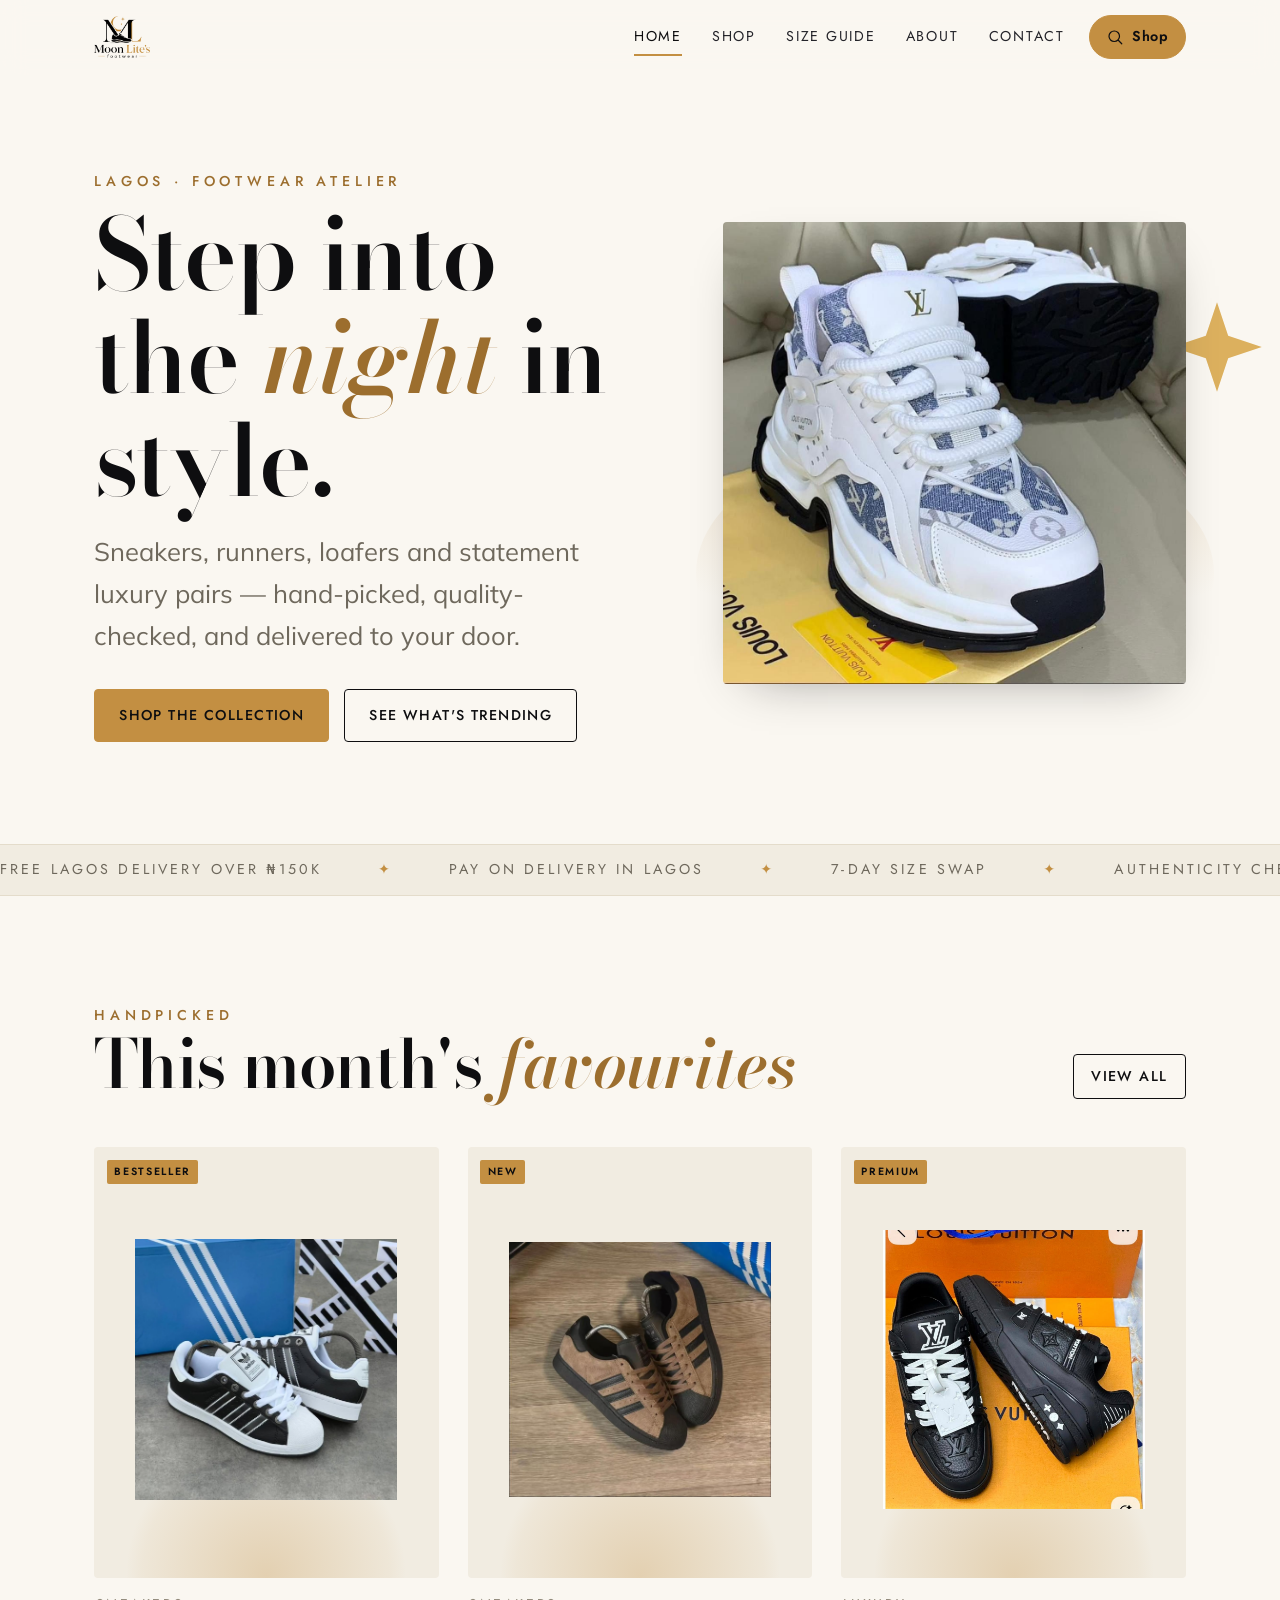
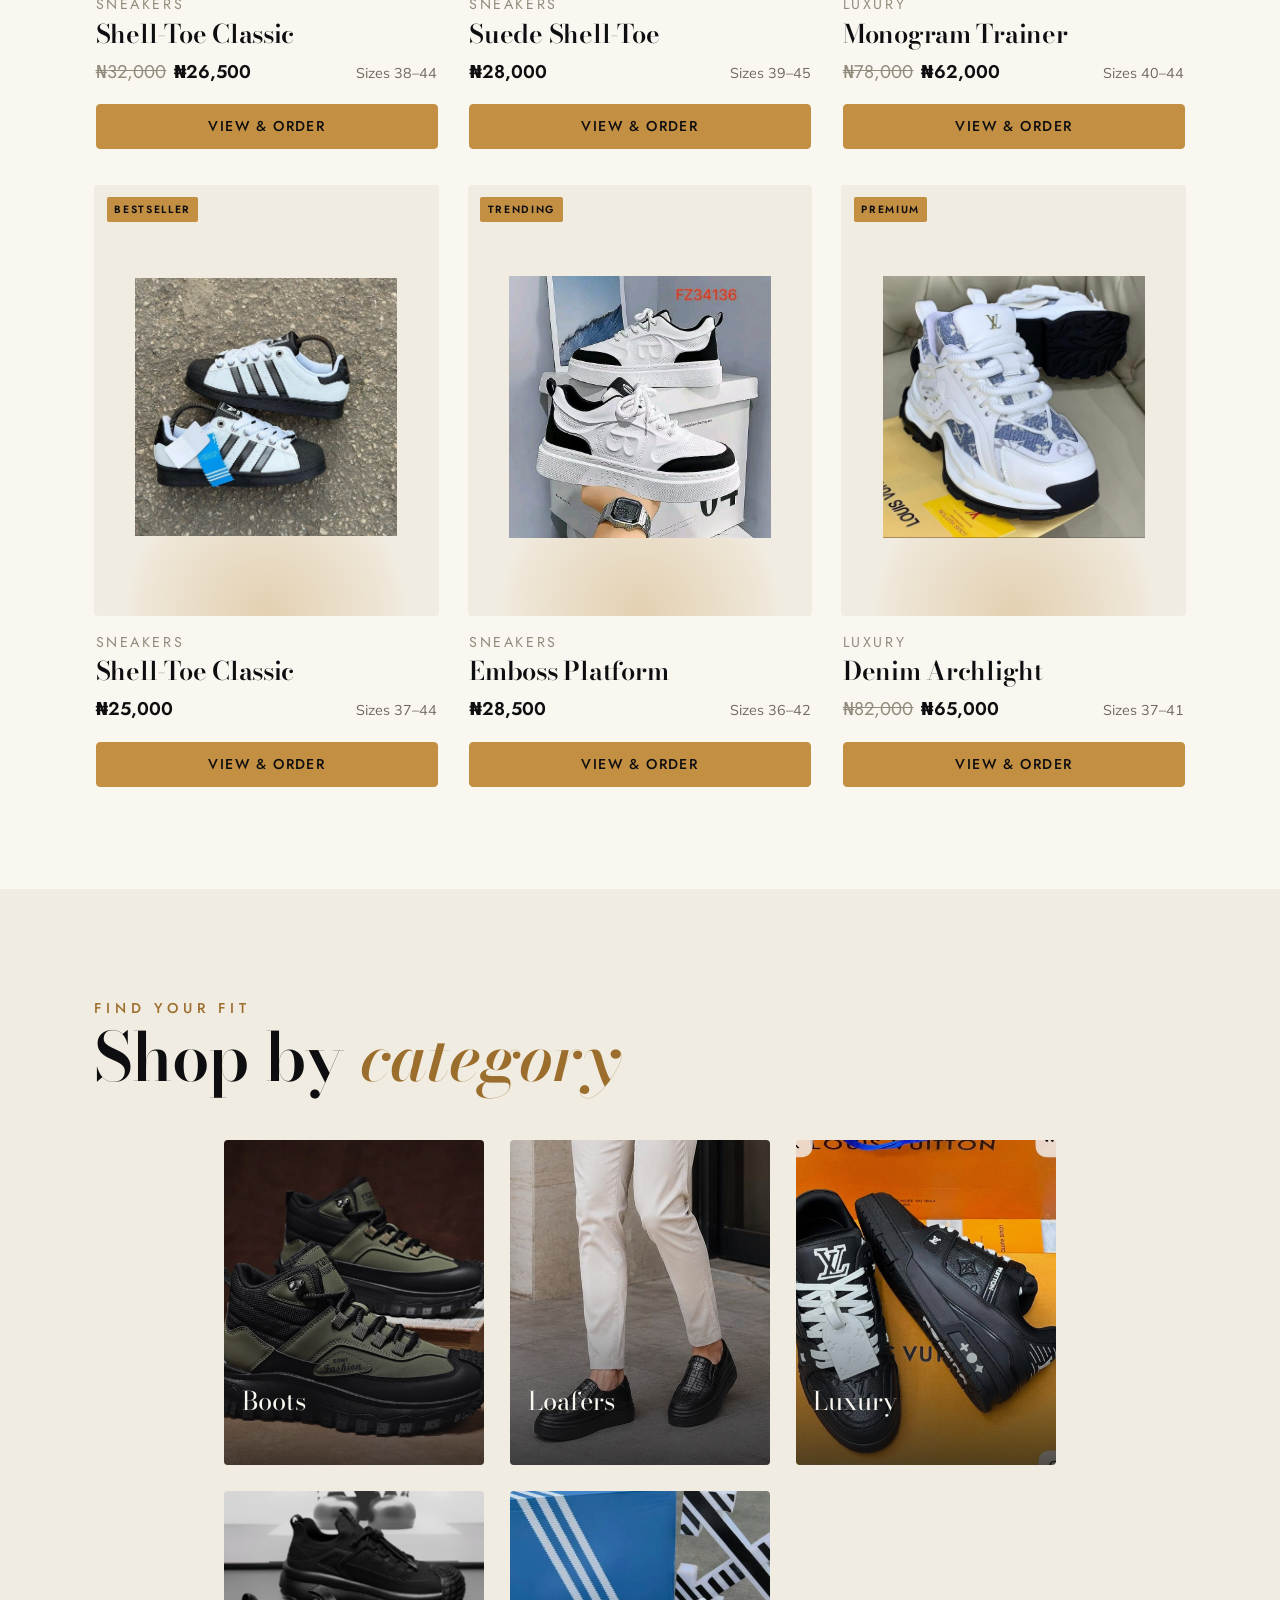
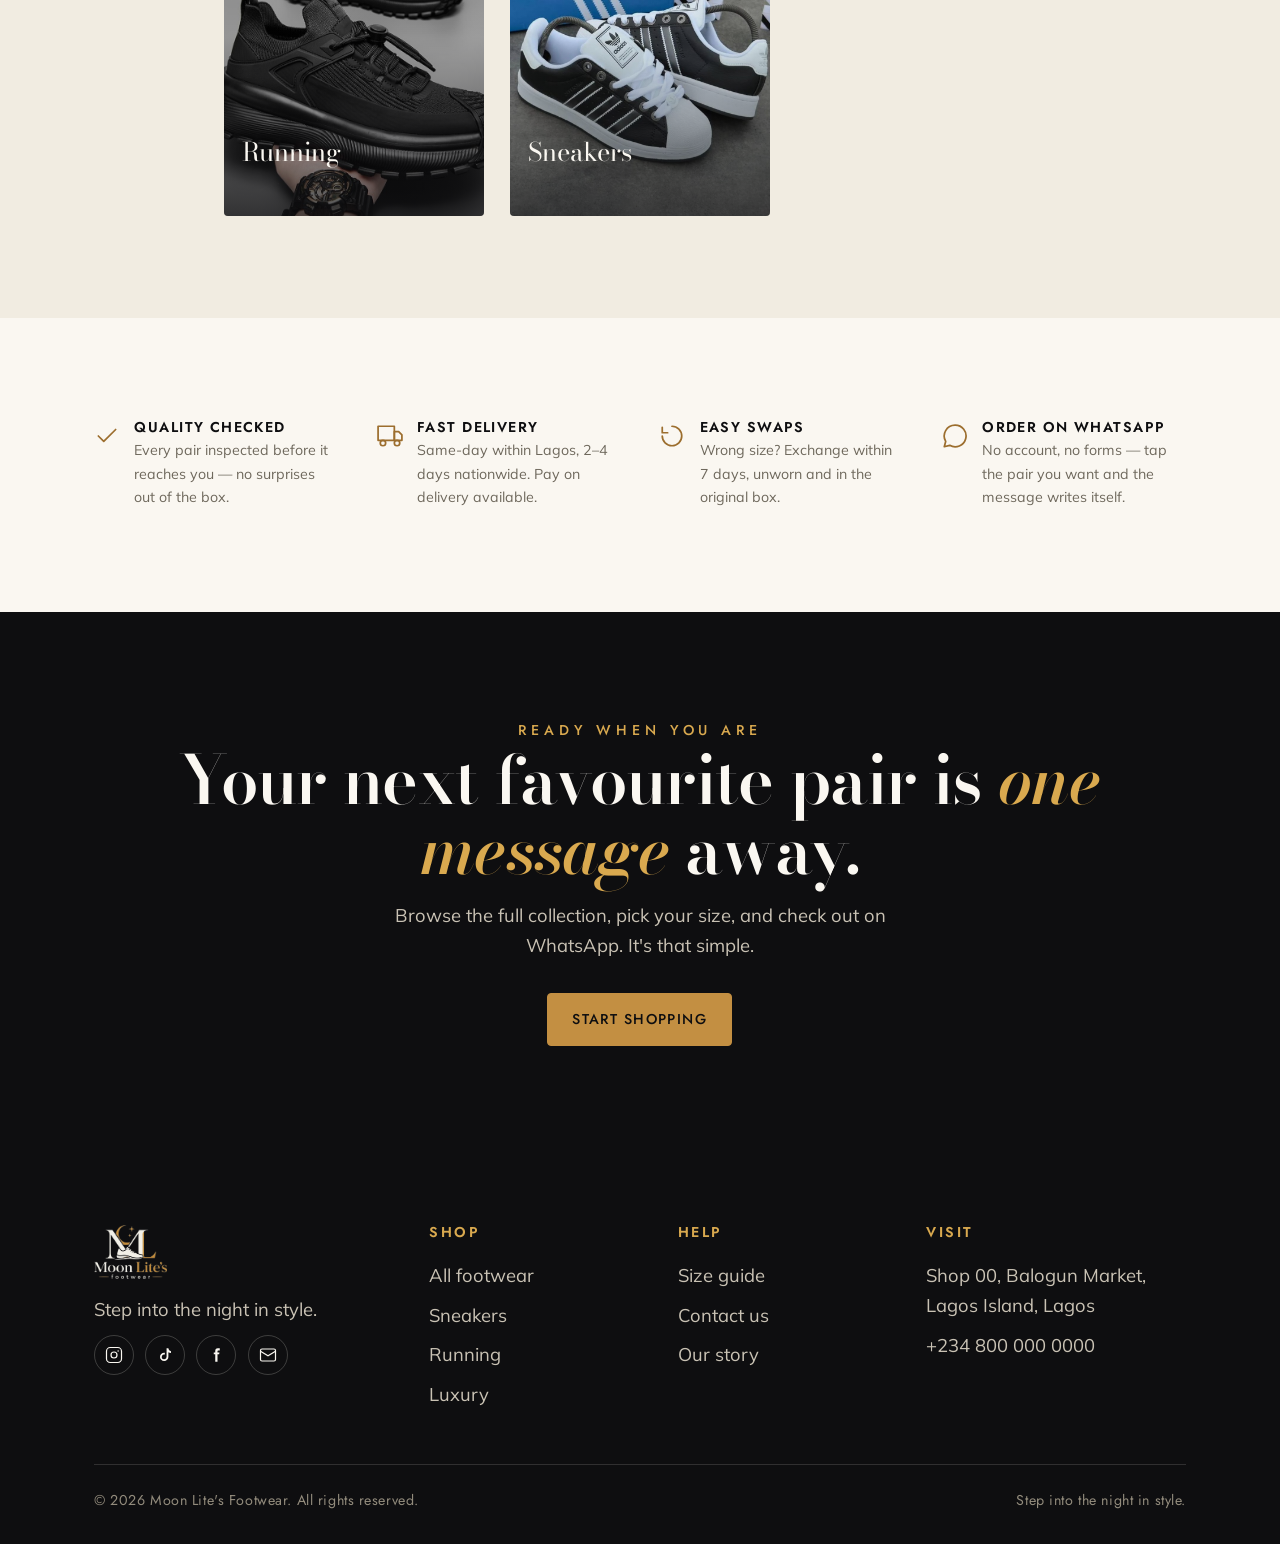
<file: index.html>
<!DOCTYPE html>
<html lang="en">
<head>
  <meta charset="UTF-8">
  <meta name="viewport" content="width=device-width, initial-scale=1">
  <title>Moon Lite's Footwear — Step into the night in style</title>
  <meta name="description" content="Moon Lite's Footwear — sneakers, runners, loafers and luxury pairs delivered across Lagos and Nigeria. Order easily on WhatsApp.">
  <link rel="icon" href="/favicon.ico" sizes="any">
  <link rel="icon" type="image/png" sizes="32x32" href="/assets/img/icon-32.png">
  <link rel="icon" type="image/png" sizes="16x16" href="/assets/img/icon-16.png">
  <link rel="apple-touch-icon" href="/assets/img/apple-touch-icon.png">
  <link rel="manifest" href="/site.webmanifest">
  <link rel="canonical" href="https://moonlitesfootwear.com/">
  <meta name="theme-color" content="#0E0E10">

  <!-- Link preview (WhatsApp, Instagram, Facebook, X) -->
  <meta property="og:type" content="website">
  <meta property="og:site_name" content="Moon Lite's Footwear">
  <meta property="og:title" content="Moon Lite's Footwear — Step into the night in style">
  <meta property="og:description" content="Moon Lite's Footwear — sneakers, runners, loafers and luxury pairs delivered across Lagos and Nigeria. Order easily on WhatsApp.">
  <meta property="og:url" content="https://moonlitesfootwear.com/">
  <meta property="og:image" content="https://moonlitesfootwear.com/assets/img/share-card.jpg">
  <meta property="og:image:width" content="1200">
  <meta property="og:image:height" content="630">
  <meta property="og:image:alt" content="Moon Lite's Footwear — step into the night in style">
  <meta name="twitter:card" content="summary_large_image">
  <link rel="preconnect" href="https://fonts.googleapis.com">
  <link rel="preconnect" href="https://fonts.gstatic.com" crossorigin>
  <link href="https://fonts.googleapis.com/css2?family=Bodoni+Moda:ital,opsz,wght@0,6..96,400;0,6..96,600;0,6..96,700;1,6..96,500&family=Jost:wght@400;500;600&family=Mulish:wght@400;500;600;700&display=swap" rel="stylesheet">
  <link rel="stylesheet" href="assets/css/moonlite.css">
</head>
<body data-page="home">
  <a class="skip-link" href="#main">Skip to content</a>
  <header class="site-header" data-chrome="header"></header>

  <main id="main">
    <!-- HERO -->
    <section class="hero">
      <svg class="hero__moon" viewBox="0 0 200 200" aria-hidden="true">
        <defs><linearGradient id="mg" x1="0" y1="0" x2="1" y2="1">
          <stop offset="0" stop-color="#D9A94F"/><stop offset="1" stop-color="#9C6E2E"/>
        </linearGradient></defs>
        <path d="M130 20a80 80 0 1 0 0 160 64 64 0 0 1 0-160z" fill="url(#mg)" opacity="0.9"/>
        <path d="M150 44l4 12 12 4-12 4-4 12-4-12-12-4 12-4z" fill="#D9A94F"/>
      </svg>
      <div class="wrap hero__grid">
        <div class="hero__copy" data-reveal>
          <span class="eyebrow">Lagos · Footwear atelier</span>
          <h1 class="hero__title">Step into the <em>night</em> in style.</h1>
          <p class="hero__lead">Sneakers, runners, loafers and statement luxury pairs — hand-picked, quality-checked, and delivered to your door.</p>
          <div class="hero__cta">
            <a class="btn btn--gold" href="shop.html">Shop the collection</a>
            <a class="btn btn--ghost" href="#featured">See what's trending</a>
          </div>
        </div>
        <figure class="hero__figure" data-reveal>
          <img src="assets/img/catalog/p11.jpg" alt="Featured pair from Moon Lite's Footwear"
               onerror="this.onerror=null;this.src='assets/img/mark.png'">
        </figure>
      </div>
    </section>

    <!-- TICKER -->
    <div class="ticker" aria-hidden="true">
      <div class="ticker__track">
        <span>Free Lagos delivery over ₦150k</span><span>Pay on delivery in Lagos</span>
        <span>7-day size swap</span><span>Authenticity checked</span><span>Order on WhatsApp</span>
        <span>Free Lagos delivery over ₦150k</span><span>Pay on delivery in Lagos</span>
        <span>7-day size swap</span><span>Authenticity checked</span><span>Order on WhatsApp</span>
      </div>
    </div>

    <!-- FEATURED -->
    <section class="section" id="featured">
      <div class="wrap">
        <div class="section__head">
          <div>
            <span class="eyebrow">Handpicked</span>
            <h2 class="section__title">This month's <em>favourites</em></h2>
          </div>
          <a class="btn btn--ghost btn--sm" href="shop.html">View all</a>
        </div>
        <div class="product-grid" data-home-featured></div>
      </div>
    </section>

    <!-- CATEGORIES -->
    <section class="section section--dim">
      <div class="wrap">
        <div class="section__head">
          <div>
            <span class="eyebrow">Find your fit</span>
            <h2 class="section__title">Shop by <em>category</em></h2>
          </div>
        </div>
        <div class="cat-grid" data-home-cats></div>
      </div>
    </section>

    <!-- VALUES -->
    <section class="section">
      <div class="wrap value-row">
        <div class="value" data-reveal>
          <svg viewBox="0 0 24 24" fill="none" stroke="currentColor" stroke-width="1.6" stroke-linecap="round" stroke-linejoin="round"><path d="M20 6L9 17l-5-5"/></svg>
          <div><h3>Quality checked</h3><p>Every pair inspected before it reaches you — no surprises out of the box.</p></div>
        </div>
        <div class="value" data-reveal>
          <svg viewBox="0 0 24 24" fill="none" stroke="currentColor" stroke-width="1.6" stroke-linecap="round" stroke-linejoin="round"><rect x="1" y="3" width="15" height="13"/><path d="M16 8h4l3 3v5h-7z"/><circle cx="5.5" cy="18.5" r="2.5"/><circle cx="18.5" cy="18.5" r="2.5"/></svg>
          <div><h3>Fast delivery</h3><p>Same-day within Lagos, 2–4 days nationwide. Pay on delivery available.</p></div>
        </div>
        <div class="value" data-reveal>
          <svg viewBox="0 0 24 24" fill="none" stroke="currentColor" stroke-width="1.6" stroke-linecap="round" stroke-linejoin="round"><path d="M3 12a9 9 0 1 0 9-9"/><path d="M3 4v5h5"/></svg>
          <div><h3>Easy swaps</h3><p>Wrong size? Exchange within 7 days, unworn and in the original box.</p></div>
        </div>
        <div class="value" data-reveal>
          <svg viewBox="0 0 24 24" fill="none" stroke="currentColor" stroke-width="1.6" stroke-linecap="round" stroke-linejoin="round"><path d="M12 2a10 10 0 0 0-8.6 15l-1.3 4.9 5-1.3A10 10 0 1 0 12 2z"/></svg>
          <div><h3>Order on WhatsApp</h3><p>No account, no forms — tap the pair you want and the message writes itself.</p></div>
        </div>
      </div>
    </section>

    <!-- CTA BAND -->
    <section class="section section--ink">
      <div class="wrap cta-band" data-reveal>
        <span class="eyebrow eyebrow--ivory">Ready when you are</span>
        <h2>Your next favourite pair is <em>one message</em> away.</h2>
        <p>Browse the full collection, pick your size, and check out on WhatsApp. It's that simple.</p>
        <a class="btn btn--gold" href="shop.html">Start shopping</a>
      </div>
    </section>
  </main>

  <footer class="site-footer" data-chrome="footer"></footer>

  <script src="assets/js/config.js"></script>
  <script src="assets/js/products.seed.js"></script>
  <script src="assets/js/supabase.js"></script>
  <script src="assets/js/store.js"></script>
  <script src="assets/js/pages.js"></script>
</body>
</html>
</file>
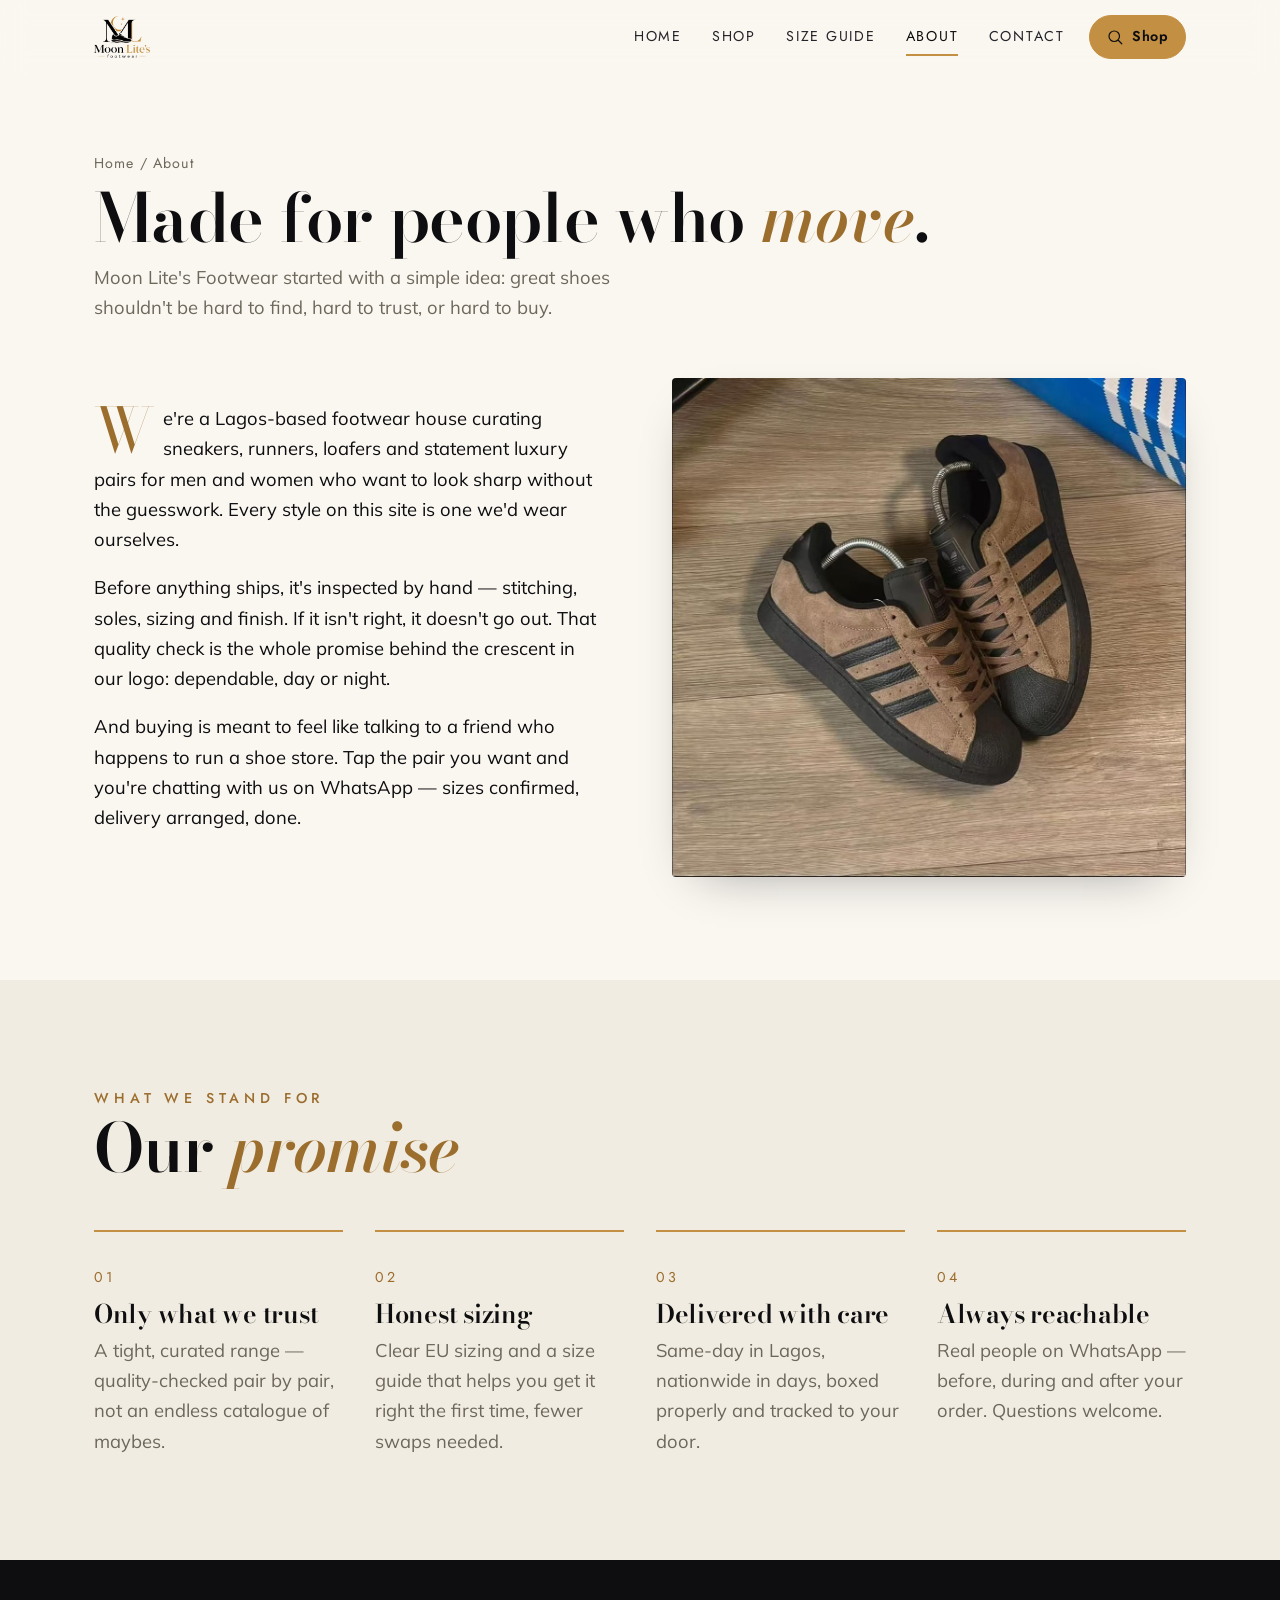
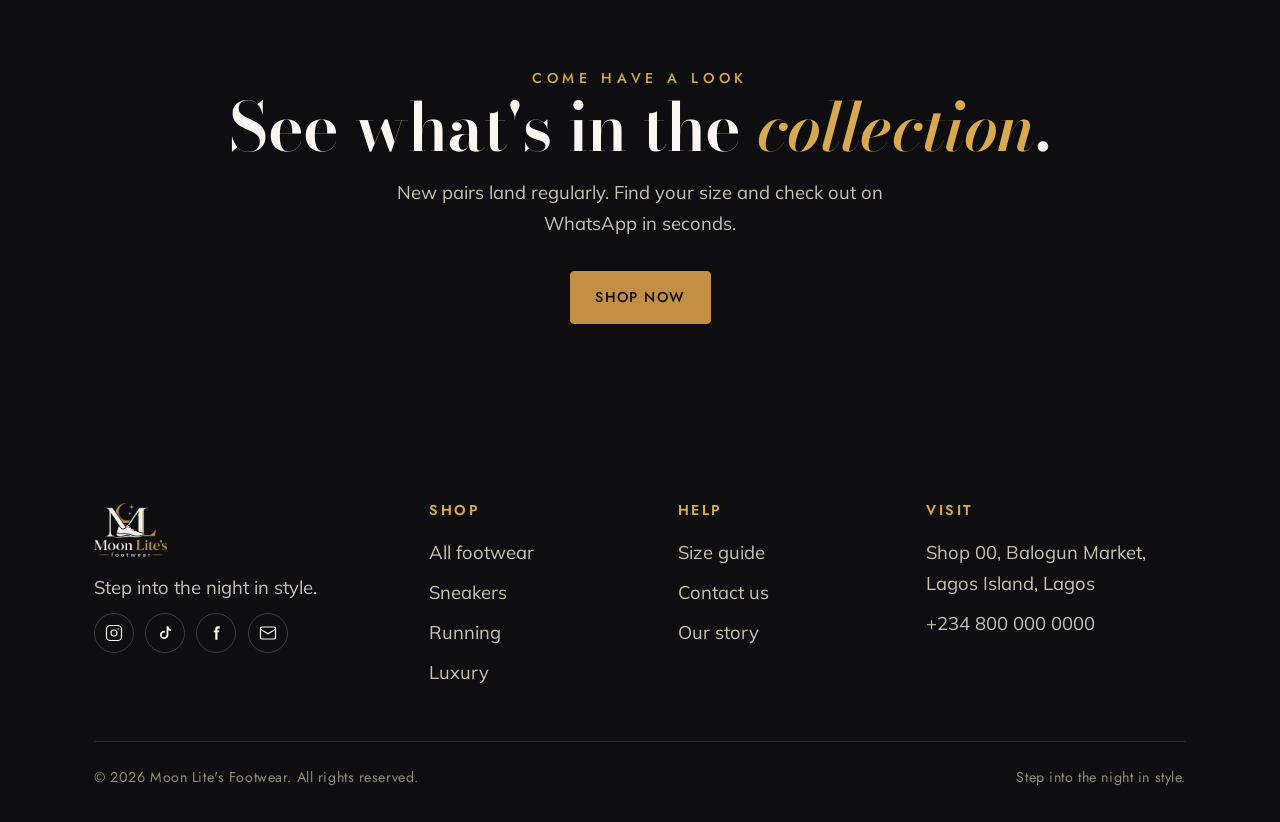
<file: about.html>
<!DOCTYPE html>
<html lang="en">
<head>
  <meta charset="UTF-8">
  <meta name="viewport" content="width=device-width, initial-scale=1">
  <title>Our Story — Moon Lite's Footwear</title>
  <meta name="description" content="The story behind Moon Lite's Footwear — quality-checked sneakers and luxury pairs, delivered across Lagos and Nigeria.">
  <link rel="icon" href="/favicon.ico" sizes="any">
  <link rel="icon" type="image/png" sizes="32x32" href="/assets/img/icon-32.png">
  <link rel="icon" type="image/png" sizes="16x16" href="/assets/img/icon-16.png">
  <link rel="apple-touch-icon" href="/assets/img/apple-touch-icon.png">
  <link rel="manifest" href="/site.webmanifest">
  <link rel="canonical" href="https://moonlitesfootwear.com/about">
  <meta name="theme-color" content="#0E0E10">

  <!-- Link preview (WhatsApp, Instagram, Facebook, X) -->
  <meta property="og:type" content="website">
  <meta property="og:site_name" content="Moon Lite's Footwear">
  <meta property="og:title" content="Our Story — Moon Lite's Footwear">
  <meta property="og:description" content="The story behind Moon Lite's Footwear — quality-checked sneakers and luxury pairs, delivered across Lagos and Nigeria.">
  <meta property="og:url" content="https://moonlitesfootwear.com/about">
  <meta property="og:image" content="https://moonlitesfootwear.com/assets/img/share-card.jpg">
  <meta property="og:image:width" content="1200">
  <meta property="og:image:height" content="630">
  <meta property="og:image:alt" content="Moon Lite's Footwear — step into the night in style">
  <meta name="twitter:card" content="summary_large_image">
  <link rel="preconnect" href="https://fonts.googleapis.com">
  <link rel="preconnect" href="https://fonts.gstatic.com" crossorigin>
  <link href="https://fonts.googleapis.com/css2?family=Bodoni+Moda:ital,opsz,wght@0,6..96,400;0,6..96,600;0,6..96,700;1,6..96,500&family=Jost:wght@400;500;600&family=Mulish:wght@400;500;600;700&display=swap" rel="stylesheet">
  <link rel="stylesheet" href="assets/css/moonlite.css">
</head>
<body data-page="about">
  <a class="skip-link" href="#main">Skip to content</a>
  <header class="site-header" data-chrome="header"></header>

  <main id="main">
    <section class="page-hero">
      <div class="wrap">
        <p class="breadcrumb"><a href="index.html">Home</a> / About</p>
        <h1>Made for people who <em>move</em>.</h1>
        <p>Moon Lite's Footwear started with a simple idea: great shoes shouldn't be hard to find, hard to trust, or hard to buy.</p>
      </div>
    </section>

    <section class="section" style="padding-top:1rem">
      <div class="wrap split">
        <div class="split__text prose" data-reveal>
          <p>We're a Lagos-based footwear house curating sneakers, runners, loafers and statement luxury pairs for men and women who want to look sharp without the guesswork. Every style on this site is one we'd wear ourselves.</p>
          <p>Before anything ships, it's inspected by hand — stitching, soles, sizing and finish. If it isn't right, it doesn't go out. That quality check is the whole promise behind the crescent in our logo: dependable, day or night.</p>
          <p>And buying is meant to feel like talking to a friend who happens to run a shoe store. Tap the pair you want and you're chatting with us on WhatsApp — sizes confirmed, delivery arranged, done.</p>
        </div>
        <figure data-reveal>
          <img src="assets/img/catalog/p02.jpg" alt="A pair from the Moon Lite's collection" onerror="this.onerror=null;this.src='assets/img/mark.png'">
        </figure>
      </div>
    </section>

    <section class="section section--dim">
      <div class="wrap">
        <div class="section__head"><div><span class="eyebrow">What we stand for</span><h2 class="section__title">Our <em>promise</em></h2></div></div>
        <div class="pillars">
          <div class="pillar" data-reveal><span class="pillar__n">01</span><h3>Only what we trust</h3><p>A tight, curated range — quality-checked pair by pair, not an endless catalogue of maybes.</p></div>
          <div class="pillar" data-reveal><span class="pillar__n">02</span><h3>Honest sizing</h3><p>Clear EU sizing and a size guide that helps you get it right the first time, fewer swaps needed.</p></div>
          <div class="pillar" data-reveal><span class="pillar__n">03</span><h3>Delivered with care</h3><p>Same-day in Lagos, nationwide in days, boxed properly and tracked to your door.</p></div>
          <div class="pillar" data-reveal><span class="pillar__n">04</span><h3>Always reachable</h3><p>Real people on WhatsApp — before, during and after your order. Questions welcome.</p></div>
        </div>
      </div>
    </section>

    <section class="section section--ink">
      <div class="wrap cta-band" data-reveal>
        <span class="eyebrow eyebrow--ivory">Come have a look</span>
        <h2>See what's in the <em>collection</em>.</h2>
        <p>New pairs land regularly. Find your size and check out on WhatsApp in seconds.</p>
        <a class="btn btn--gold" href="shop.html">Shop now</a>
      </div>
    </section>
  </main>

  <footer class="site-footer" data-chrome="footer"></footer>
  <script src="assets/js/config.js"></script>
  <script src="assets/js/products.seed.js"></script>
  <script src="assets/js/supabase.js"></script>
  <script src="assets/js/store.js"></script>
  <script src="assets/js/pages.js"></script>
</body>
</html>
</file>
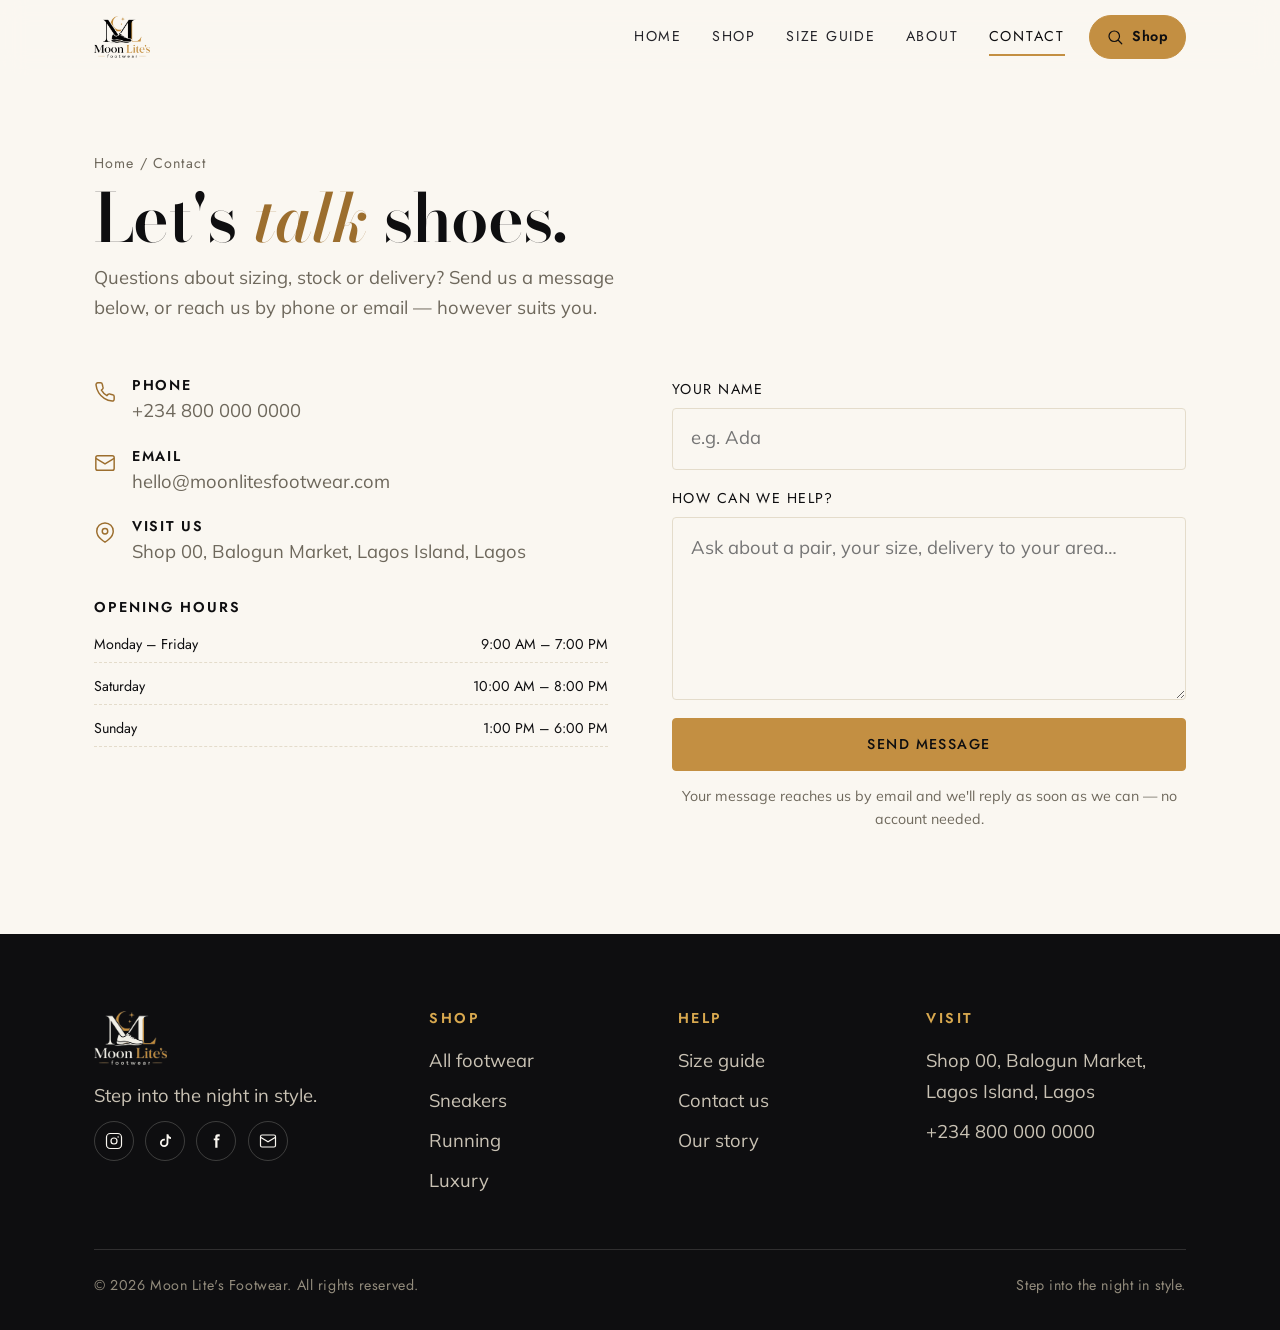
<file: contact.html>
<!DOCTYPE html>
<html lang="en">
<head>
  <meta charset="UTF-8">
  <meta name="viewport" content="width=device-width, initial-scale=1">
  <title>Contact — Moon Lite's Footwear</title>
  <meta name="description" content="Reach Moon Lite's Footwear by phone or email. Store address, opening hours and enquiries.">
  <link rel="icon" href="/favicon.ico" sizes="any">
  <link rel="icon" type="image/png" sizes="32x32" href="/assets/img/icon-32.png">
  <link rel="icon" type="image/png" sizes="16x16" href="/assets/img/icon-16.png">
  <link rel="apple-touch-icon" href="/assets/img/apple-touch-icon.png">
  <link rel="manifest" href="/site.webmanifest">
  <link rel="canonical" href="https://moonlitesfootwear.com/contact">
  <meta name="theme-color" content="#0E0E10">

  <!-- Link preview (Instagram, Facebook, X) -->
  <meta property="og:type" content="website">
  <meta property="og:site_name" content="Moon Lite's Footwear">
  <meta property="og:title" content="Contact — Moon Lite's Footwear">
  <meta property="og:description" content="Reach Moon Lite's Footwear by phone or email. Store address, opening hours and enquiries.">
  <meta property="og:url" content="https://moonlitesfootwear.com/contact">
  <meta property="og:image" content="https://moonlitesfootwear.com/assets/img/share-card.jpg">
  <meta property="og:image:width" content="1200">
  <meta property="og:image:height" content="630">
  <meta property="og:image:alt" content="Moon Lite's Footwear — step into the night in style">
  <meta name="twitter:card" content="summary_large_image">
  <link rel="preconnect" href="https://fonts.googleapis.com">
  <link rel="preconnect" href="https://fonts.gstatic.com" crossorigin>
  <link href="https://fonts.googleapis.com/css2?family=Bodoni+Moda:ital,opsz,wght@0,6..96,400;0,6..96,600;0,6..96,700;1,6..96,500&family=Jost:wght@400;500;600&family=Mulish:wght@400;500;600;700&display=swap" rel="stylesheet">
  <link rel="stylesheet" href="assets/css/moonlite.css">
</head>
<body data-page="contact">
  <a class="skip-link" href="#main">Skip to content</a>
  <header class="site-header" data-chrome="header"></header>

  <main id="main">
    <section class="page-hero">
      <div class="wrap">
        <p class="breadcrumb"><a href="index.html">Home</a> / Contact</p>
        <h1>Let's <em>talk</em> shoes.</h1>
        <p>Questions about sizing, stock or delivery? Send us a message below, or reach us by phone or email — however suits you.</p>
      </div>
    </section>

    <section class="section" style="padding-top:1rem">
      <div class="wrap contact-grid">
        <div data-reveal>
          <div class="info-list" data-contact-info></div>
          <h3 style="font-family:var(--util);text-transform:uppercase;letter-spacing:.14em;font-size:var(--step--1);margin:2rem 0 .8rem">Opening hours</h3>
          <div class="hours" data-contact-hours></div>
        </div>

        <div data-reveal>
          <form data-contact-form>
            <div class="field">
              <label for="cf-name">Your name</label>
              <input id="cf-name" name="name" type="text" autocomplete="name" placeholder="e.g. Ada">
            </div>
            <div class="field">
              <label for="cf-msg">How can we help?</label>
              <textarea id="cf-msg" name="message" rows="5" placeholder="Ask about a pair, your size, delivery to your area…"></textarea>
            </div>
            <button class="btn btn--gold btn--block" type="submit">Send message</button>
            <p class="cart-note" style="margin-top:.9rem">Your message reaches us by email and we'll reply as soon as we can — no account needed.</p>
          </form>
        </div>
      </div>
    </section>
  </main>

  <footer class="site-footer" data-chrome="footer"></footer>
  <script src="assets/js/config.js"></script>
  <script src="assets/js/products.seed.js"></script>
  <script src="assets/js/supabase.js"></script>
  <script src="assets/js/store.js"></script>
  <script src="assets/js/pages.js"></script>
  <script>
    (function () {
      var C = (window.ML && window.ML.CFG) || window.MOONLITE_CONFIG || {}, I = window.ML_ICON || {};
      var rows = [
        ["Phone", C.phoneDisplay || "", "tel:" + (C.phoneDisplay || "").replace(/\s/g, ""), false, "phone"],
        ["Email", C.email || "", "mailto:" + (C.email || ""), false, "email"],
        ["Visit us", C.address || "", C.mapsUrl || "#", true, "pin"]
      ];
      var pin = '<svg viewBox="0 0 24 24" fill="none" stroke="currentColor" stroke-width="1.6"><path d="M21 10c0 7-9 12-9 12s-9-5-9-12a9 9 0 0 1 18 0z"/><circle cx="12" cy="10" r="3"/></svg>';
      var phone = '<svg viewBox="0 0 24 24" fill="none" stroke="currentColor" stroke-width="1.6"><path d="M22 16.9v3a2 2 0 0 1-2.2 2 19.8 19.8 0 0 1-8.6-3 19.5 19.5 0 0 1-6-6 19.8 19.8 0 0 1-3-8.7A2 2 0 0 1 4.1 2h3a2 2 0 0 1 2 1.7c.1 1 .4 2 .7 2.9a2 2 0 0 1-.4 2.1L8.1 9.9a16 16 0 0 0 6 6l1.2-1.3a2 2 0 0 1 2.1-.4c.9.3 1.9.6 2.9.7a2 2 0 0 1 1.7 2z"/></svg>';
      var email = '<svg viewBox="0 0 24 24" fill="none" stroke="currentColor" stroke-width="1.6"><rect x="2" y="4" width="20" height="16" rx="2"/><path d="M22 7l-10 6L2 7"/></svg>';
      var icons = { pin: pin, phone: phone, email: email };
      var host = document.querySelector("[data-contact-info]");
      if (host) {
        host.innerHTML = rows.filter(function (r) { return r[1]; }).map(function (r) {
          var ic = icons[r[4]] || pin;
          var ext = r[3] ? ' target="_blank" rel="noopener"' : "";
          return '<div class="info-item">' + ic + '<div><h3>' + r[0] + '</h3><a href="' + r[2] + '"' + ext + '>' + r[1] + '</a></div></div>';
        }).join("");
      }
      var hostH = document.querySelector("[data-contact-hours]");
      if (hostH && C.hours) hostH.innerHTML = C.hours.map(function (h) {
        return '<div><span>' + h.day + '</span><span>' + h.time + '</span></div>';
      }).join("");
    })();
  </script>
</body>
</html>
</file>
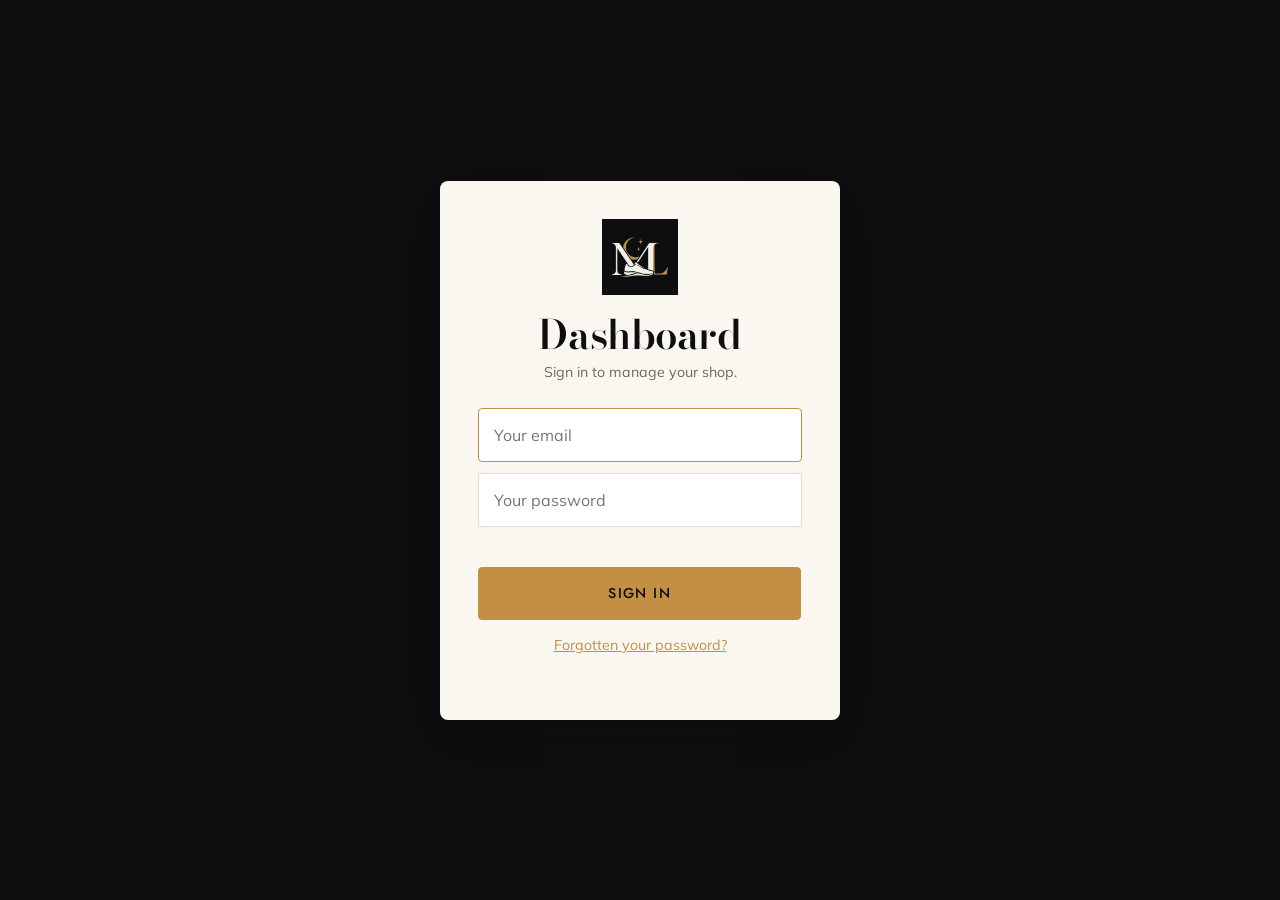
<file: dashboard.html>
<!DOCTYPE html>
<html lang="en">
<head>
  <meta charset="UTF-8">
  <meta name="viewport" content="width=device-width, initial-scale=1">
  <title>Product Dashboard — Moon Lite's Footwear</title>
  <meta name="robots" content="noindex,nofollow">
  <link rel="icon" href="/favicon.ico" sizes="any">
  <link rel="icon" type="image/png" sizes="32x32" href="/assets/img/icon-32.png">
  <link rel="icon" type="image/png" sizes="16x16" href="/assets/img/icon-16.png">
  <link rel="apple-touch-icon" href="/assets/img/apple-touch-icon.png">
  <meta name="apple-mobile-web-app-title" content="Moon Lite's">
  <meta name="theme-color" content="#0E0E10">
  <link rel="preconnect" href="https://fonts.googleapis.com">
  <link rel="preconnect" href="https://fonts.gstatic.com" crossorigin>
  <link href="https://fonts.googleapis.com/css2?family=Bodoni+Moda:ital,opsz,wght@0,6..96,600;1,6..96,500&family=Jost:wght@400;500;600&family=Mulish:wght@400;500;600;700&display=swap" rel="stylesheet">
  <link rel="stylesheet" href="assets/css/moonlite.css">
  <style>
    body { background: #F1ECE1; }
    [hidden] { display: none !important; }
    /* ---- notice banner ---- */
    .banner { border: 1px solid var(--line); border-left: 4px solid var(--gold); background: var(--ivory); border-radius: 8px; padding: .9rem 1.1rem; margin-bottom: 1.4rem; font-size: var(--step--1); line-height: 1.5; }
    .banner.warn { border-left-color: #C98A2B; }
    .banner.bad { border-left-color: #A83232; }
    .banner b { font-weight: 700; }
    /* ---- gate ---- */
    .gate { position: fixed; inset: 0; z-index: 500; display: grid; place-items: center; background: #0E0E10; padding: 1.5rem; }
    .gate__card { width: min(400px, 100%); background: var(--ivory); border-radius: 8px; padding: 2.4rem; text-align: center; box-shadow: var(--shadow); }
    .gate__card img { height: 76px; margin: 0 auto 1.2rem; }
    .gate__card h1 { font-size: var(--step-2); margin-bottom: .3rem; }
    .gate__card p { color: var(--muted); font-size: var(--step--1); margin-bottom: 1.5rem; }
    .gate__card input { width: 100%; text-align: center; letter-spacing: .3em; font-size: 1.2rem; padding: .9em; border: 1px solid var(--line); border-radius: var(--radius); margin-bottom: 1rem; }
    .gate__card .login input { text-align: left; letter-spacing: normal; font-size: 1rem; padding: .8em .9em; margin-bottom: .7rem; }
    .gate__card .login input:focus { border-color: var(--gold); outline: none; }
    .gate__note { color: var(--muted); font-size: 12px; margin: .9rem 0 0; }
    .gate__link { background: none; border: 0; padding: 0; font: inherit; color: var(--gold); text-decoration: underline; cursor: pointer; }
    .gate__link:hover { opacity: .8; }
    .gate__ok { color: #1E7A46; font-size: var(--step--1); min-height: 1.3em; margin-bottom: .6rem; }
    .gate__card [hidden] { display: none; }
    .gate__err { color: #A83232; font-size: var(--step--1); min-height: 1.3em; margin-bottom: .6rem; }
    .app { display: none; }
    .app.is-on { display: block; }
    /* ---- topbar ---- */
    .dash-top { background: var(--ink); color: var(--ivory); position: sticky; top: 0; z-index: 40; }
    .dash-top__in { display: flex; align-items: center; gap: 1rem; padding: .9rem var(--edge); max-width: 1300px; margin: 0 auto; }
    .dash-top img { height: 38px; }
    .dash-top__title { font-family: var(--util); text-transform: uppercase; letter-spacing: .18em; font-size: var(--step--1); color: var(--gold-bright); }
    .dash-top__spacer { margin-left: auto; }
    .dash-wrap { max-width: 1300px; margin: 0 auto; padding: clamp(1.2rem, 4vw, 2.4rem) var(--edge) 4rem; }
    /* ---- stats ---- */
    .stats { display: grid; grid-template-columns: repeat(auto-fit, minmax(150px, 1fr)); gap: 1rem; margin-bottom: 2rem; }
    .stat { background: var(--ivory); border: 1px solid var(--line); border-radius: 8px; padding: 1.1rem 1.3rem; }
    .stat b { font-family: var(--display); font-size: var(--step-3); display: block; line-height: 1; }
    .stat span { font-family: var(--util); text-transform: uppercase; letter-spacing: .12em; font-size: 11px; color: var(--muted); }
    .stat.warn b { color: #C98A2B; } .stat.bad b { color: #A83232; }
    /* ---- toolbar ---- */
    .dash-tools { display: flex; flex-wrap: wrap; gap: .7rem; align-items: center; margin-bottom: 1.4rem; }
    .dash-tools input[type=search] { flex: 1; min-width: 180px; padding: .7em 1em; border: 1px solid var(--line); border-radius: var(--radius); background: var(--ivory); }
    /* ---- product rows ---- */
    .rows { display: flex; flex-direction: column; gap: .6rem; }
    .row { display: grid; grid-template-columns: 60px 1.6fr 1fr .8fr .8fr auto; gap: 1rem; align-items: center; background: var(--ivory); border: 1px solid var(--line); border-radius: 8px; padding: .7rem 1rem; }
    .row__img { width: 60px; height: 60px; border-radius: 6px; object-fit: contain; background: var(--ivory-dim); padding: 4px; }
    .row__name { font-family: var(--display); font-size: var(--step-1); }
    .row__sub { font-family: var(--util); font-size: 12px; color: var(--muted); letter-spacing: .04em; }
    .row__tag { display: inline-block; font-family: var(--util); font-size: 10px; letter-spacing: .1em; text-transform: uppercase; padding: .2em .5em; border-radius: 3px; background: var(--ivory-dim); color: var(--muted); margin-right: .3rem; }
    .row__tag.gold { background: var(--gold); color: var(--ink); }
    .row__tag.sold { background: var(--ink); color: var(--ivory); }
    .row__meta { font-family: var(--util); font-size: var(--step--1); }
    .row__actions { display: flex; gap: .4rem; }
    .icon-btn { width: 38px; height: 38px; display: grid; place-items: center; border: 1px solid var(--line); background: var(--ivory); border-radius: var(--radius); cursor: pointer; }
    .icon-btn:hover { border-color: var(--gold); }
    .icon-btn svg { width: 17px; height: 17px; }
    .icon-btn.danger:hover { border-color: #A83232; color: #A83232; }
    @media (max-width: 760px) {
      .row { grid-template-columns: 54px 1fr auto; }
      .row__cat, .row__price, .row__stock { display: none; }
    }
    /* ---- modal ---- */
    .modal-scrim { position: fixed; inset: 0; background: rgba(14,14,16,.55); z-index: 60; display: none; }
    .modal-scrim.is-on { display: block; }
    .modal { position: fixed; z-index: 61; top: 0; right: 0; height: 100dvh; width: min(560px, 100vw); background: var(--ivory); transform: translateX(100%); transition: transform .3s var(--ease); display: flex; flex-direction: column; }
    .modal.is-on { transform: translateX(0); }
    .modal__head { display: flex; align-items: center; justify-content: space-between; padding: 1.2rem 1.5rem; border-bottom: 1px solid var(--line); }
    .modal__head h2 { font-size: var(--step-2); }
    .modal__body { flex: 1; overflow-y: auto; padding: 1.5rem; }
    .modal__foot { border-top: 1px solid var(--line); padding: 1rem 1.5rem; display: flex; gap: .7rem; }
    .grid2 { display: grid; grid-template-columns: 1fr 1fr; gap: 1rem; }
    .fld { margin-bottom: 1.1rem; }
    .fld label { display: block; font-family: var(--util); font-size: 12px; text-transform: uppercase; letter-spacing: .1em; margin-bottom: .35rem; }
    .fld input, .fld textarea, .fld select { width: 100%; padding: .7em .9em; border: 1px solid var(--line); border-radius: var(--radius); background: #fff; }
    .fld input:focus, .fld textarea:focus, .fld select:focus { border-color: var(--gold); outline: none; }
    /* dropdowns: native control, our chevron — the OS arrow looks unfinished */
    .fld select { appearance: none; -webkit-appearance: none; cursor: pointer; padding-right: 2.4em;
      background-image: url("data:image/svg+xml;utf8,<svg xmlns='http://www.w3.org/2000/svg' viewBox='0 0 12 8'><path d='M1 1.6 6 6.4l5-4.8' fill='none' stroke='%236E685C' stroke-width='1.5' stroke-linecap='round' stroke-linejoin='round'/></svg>");
      background-repeat: no-repeat; background-position: right .85em center; background-size: 11px 8px; }
    .reveal { margin-top: .5rem; }
    .presets { display: flex; flex-wrap: wrap; gap: .4rem; margin-top: .6rem; }
    .hint { font-size: 12px; color: var(--muted); margin-top: .3rem; }
    .size-toggles, .badge-row { display: flex; flex-wrap: wrap; gap: .4rem; }
    .size-toggle { min-width: 44px; padding: .5em; text-align: center; font-family: var(--util); border: 1px solid var(--line); border-radius: var(--radius); background: #fff; cursor: pointer; }
    .size-toggle[aria-pressed=true] { background: var(--ink); color: var(--ivory); border-color: var(--ink); }
    .checkline { display: flex; align-items: center; gap: .6rem; margin-bottom: .7rem; font-family: var(--util); }
    .checkline input { width: auto; }
    /* colors */
    .color-row { display: flex; flex-wrap: wrap; gap: .5rem; align-items: center; margin-bottom: .5rem; }
    .color-row select { flex: 1; min-width: 130px; }
    .color-row input[type=text] { flex: 1 1 100%; }
    .color-row input[type=color] { width: 46px; height: 40px; padding: 2px; border: 1px solid var(--line); border-radius: var(--radius); background: #fff; cursor: pointer; }
    /* dropzone */
    .dropzone { border: 2px dashed var(--line); border-radius: 8px; padding: 1.4rem; text-align: center; color: var(--muted); cursor: pointer; transition: border-color .2s, background .2s; }
    .dropzone.drag { border-color: var(--gold); background: rgba(195,143,66,.08); }
    .dropzone svg { width: 30px; height: 30px; opacity: .5; margin-bottom: .4rem; }
    .thumbs { display: flex; flex-wrap: wrap; gap: .6rem; margin-top: .8rem; }
    .thumb { position: relative; width: 78px; height: 78px; border-radius: 6px; overflow: hidden; border: 1px solid var(--line); background: var(--ivory-dim); }
    .thumb img { width: 100%; height: 100%; object-fit: contain; padding: 4px; }
    .thumb__x { position: absolute; top: 2px; right: 2px; width: 20px; height: 20px; border-radius: 50%; border: none; background: rgba(14,14,16,.75); color: #fff; cursor: pointer; font-size: 12px; line-height: 1; }
    .thumb__first { position: absolute; bottom: 0; left: 0; right: 0; font-family: var(--util); font-size: 9px; letter-spacing: .08em; text-transform: uppercase; text-align: center; background: var(--gold); color: var(--ink); padding: 1px; }
    .thumb.is-first { border-color: var(--gold); }
    /* settings */
    .settings { margin-top: 2.5rem; background: var(--ivory); border: 1px solid var(--line); border-radius: 8px; padding: 1.5rem; }
    .settings h3 { font-family: var(--display); font-size: var(--step-1); margin-bottom: .3rem; }
    .settings p { color: var(--muted); font-size: var(--step--1); margin-bottom: 1rem; }
    .settings .fld input, .settings .fld textarea { background: #fff; }
    .hour-row { display: flex; flex-wrap: wrap; gap: .5rem; align-items: center; margin-bottom: .5rem; }
    .hour-row select { flex: 1 1 auto; min-width: 118px; }
    .hour-row input { flex: 1 1 100%; }
    .hour-row .dash { font-family: var(--util); color: var(--muted); }
    .wa-ok { color: #2E7D32; } .wa-bad { color: #A83232; }
    .hashout { font-family: monospace; font-size: 12px; word-break: break-all; background: var(--ivory-dim); border: 1px solid var(--line); border-radius: var(--radius); padding: .7rem; margin-top: .7rem; display: none; }
    .hashout.is-on { display: block; }
    .storage-bar { height: 6px; border-radius: 3px; background: var(--ivory-dim); overflow: hidden; margin-top: .5rem; }
    .storage-bar i { display: block; height: 100%; background: var(--gold); width: 0; }
  </style>
</head>
<body>
  <!-- ======================= SIGN-IN GATE ======================= -->
  <div class="gate" data-gate>
    <div class="gate__card">
      <img src="assets/img/mark-light.png" alt="Moon Lite's">
      <h1>Dashboard</h1>
      <p data-gate-sub>Enter your passcode to manage products.</p>

      <!-- passcode gate — used when no database is connected -->
      <form data-gate-form>
        <input type="password" placeholder="Enter passcode" data-gate-input autocomplete="current-password" aria-label="Passcode">
        <div class="gate__err" data-gate-err></div>
        <button class="btn btn--gold btn--block" type="submit">Unlock</button>
      </form>

      <!-- real login — used when the database is connected -->
      <form class="login" data-login-form hidden>
        <input type="email" name="email" placeholder="Your email" autocomplete="username" aria-label="Email">
        <input type="password" name="password" placeholder="Your password" autocomplete="current-password" aria-label="Password">
        <div class="gate__err" data-login-err></div>
        <button class="btn btn--gold btn--block" type="submit" data-login-btn>Sign in</button>
        <p class="gate__note"><button type="button" class="gate__link" data-forgot>Forgotten your password?</button></p>
      </form>

      <!-- step 1 of a reset: ask us to email a link -->
      <form class="login" data-reset-form hidden>
        <input type="email" name="email" placeholder="Your email" autocomplete="username" aria-label="Email">
        <div class="gate__err" data-reset-err></div>
        <button class="btn btn--gold btn--block" type="submit" data-reset-btn>Email me a reset link</button>
        <p class="gate__note">Open the link on this device and you can set a new password.<br>
          <button type="button" class="gate__link" data-reset-cancel>Back to sign in</button></p>
      </form>

      <!-- step 2 of a reset: she arrived back from the emailed link -->
      <form class="login" data-newpw-form hidden>
        <input type="password" name="password" placeholder="New password (8 characters or more)" autocomplete="new-password" aria-label="New password">
        <input type="password" name="confirm" placeholder="Type it again" autocomplete="new-password" aria-label="Confirm new password">
        <div class="gate__err" data-newpw-err></div>
        <button class="btn btn--gold btn--block" type="submit" data-newpw-btn>Save new password</button>
      </form>
    </div>
  </div>

  <!-- ======================= APP ======================= -->
  <div class="app" data-app>
    <div class="dash-top">
      <div class="dash-top__in">
        <img src="assets/img/logo-light.png" alt="Moon Lite's">
        <span class="dash-top__title">Product Dashboard</span>
        <span class="dash-top__spacer"></span>
        <a class="btn btn--ghost-ivory btn--sm" href="index.html" target="_blank" rel="noopener">View store ↗</a>
        <button class="btn btn--ghost-ivory btn--sm" data-lock>Lock</button>
      </div>
    </div>

    <div class="dash-wrap">
      <div class="banner" data-banner hidden></div>

      <div class="stats" data-stats></div>

      <div class="dash-tools">
        <button class="btn btn--gold" data-add-product>+ Add product</button>
        <input type="search" placeholder="Search products…" data-dash-search aria-label="Search products">
        <button class="btn btn--ghost btn--sm" data-upload-seed hidden>Upload catalogue to the database</button>
        <button class="btn btn--ghost btn--sm" data-export>Export catalogue</button>
        <button class="btn btn--ghost btn--sm" data-reset>Reset to samples</button>
      </div>

      <div class="rows" data-rows></div>

      <!-- settings -->
      <div class="settings">
        <h3>Business details</h3>
        <p data-settings-note>Your contact info and the WhatsApp number that receives every order. Changes preview on your site straight away — tap <b>Export settings file</b> afterwards to make them permanent for customers.</p>
        <form data-settings-form autocomplete="off">
          <div class="grid2">
            <div class="fld"><label>Brand name</label><input type="text" name="brandName" placeholder="Moon Lite's Footwear"></div>
            <div class="fld"><label>Tagline</label><input type="text" name="tagline" placeholder="Step into the night in style."></div>
          </div>

          <div class="fld">
            <label>WhatsApp number (receives orders) *</label>
            <input type="tel" name="whatsappNumber" placeholder="e.g. 08031234567 or 2348031234567">
            <div class="hint" data-wa-preview></div>
          </div>

          <div class="grid2">
            <div class="fld"><label>Phone (as displayed)</label><input type="text" name="phoneDisplay" placeholder="+234 803 123 4567"></div>
            <div class="fld"><label>Email</label><input type="email" name="email" placeholder="hello@moonlitesfootwear.com"></div>
          </div>

          <div class="grid2">
            <div class="fld"><label>Store address</label><input type="text" name="address" placeholder="Shop 12, Balogun Market, Lagos Island"></div>
            <div class="fld"><label>Google Maps link</label><input type="url" name="mapsUrl" placeholder="https://maps.google.com/?q=…"></div>
          </div>

          <div class="grid2">
            <div class="fld"><label>Instagram link</label><input type="url" name="instagram" placeholder="https://instagram.com/yourhandle"></div>
            <div class="fld"><label>TikTok link</label><input type="url" name="tiktok" placeholder="https://tiktok.com/@yourhandle"></div>
          </div>
          <div class="grid2">
            <div class="fld"><label>Facebook link</label><input type="url" name="facebook" placeholder="https://facebook.com/yourpage"></div>
            <div class="fld"><label>Free delivery over (₦)</label><input type="number" name="freeDeliveryOver" min="0" step="1000" placeholder="150000">
              <div class="hint">Set to 0 to hide this message.</div></div>
          </div>
          <p class="hint" style="margin:-.4rem 0 1rem">Leave a social link empty to hide that icon.</p>

          <div class="fld">
            <label>Opening hours</label>
            <div data-hours></div>
            <button type="button" class="btn btn--ghost btn--sm" data-add-hour style="margin-top:.4rem">+ Add a line</button>
          </div>

          <div class="fld"><label>Delivery wording</label><textarea name="delivery" rows="2" placeholder="Same-day dispatch within Lagos…"></textarea></div>
          <div class="fld"><label>Returns wording</label><textarea name="returns" rows="2" placeholder="Wrong size? Swap it within 7 days…"></textarea></div>

          <div style="display:flex;flex-wrap:wrap;gap:.7rem;align-items:center">
            <button class="btn btn--gold" type="submit" data-save-settings>Save details</button>
            <button class="btn btn--ghost" type="button" data-export-settings>Export settings file</button>
            <button class="btn btn--ghost btn--sm" type="button" data-reset-settings>Undo my changes</button>
          </div>
        </form>
      </div>

      <div class="settings">
        <div data-passcode-panel>
          <h3>Change passcode</h3>
          <p>Type a new passcode and tap Set passcode. It applies to this browser immediately, and is included the next time you export your settings file.</p>
          <div class="grid2">
            <div class="fld" style="margin:0"><label>New passcode</label><input type="text" data-newpass placeholder="Type a new passcode"></div>
            <div class="fld" style="margin:0;display:flex;align-items:flex-end"><button class="btn btn--ghost btn--block" data-genhash>Set passcode</button></div>
          </div>
          <div class="hashout" data-hashout></div>
        </div>

        <div data-account-panel hidden>
          <h3>Your login</h3>
          <p>Signed in as <b data-account-email>—</b>. Change your password below — you'll use the new one next time you sign in.</p>
          <div class="grid2">
            <div class="fld" style="margin:0"><label>New password</label><input type="password" data-newpw placeholder="At least 8 characters" autocomplete="new-password"></div>
            <div class="fld" style="margin:0;display:flex;align-items:flex-end"><button class="btn btn--ghost btn--block" data-savepw>Change password</button></div>
          </div>
          <div class="hashout" data-pwout></div>
        </div>

        <div data-storage-panel>
          <h3 style="margin-top:1.8rem">Storage used</h3>
          <p style="margin-bottom:.4rem">Product data and photos are saved in this browser. Keep photos reasonably sized so you don't run out of space.</p>
          <div class="storage-bar"><i data-storagebar></i></div>
          <p class="hint" data-storagetxt></p>
        </div>

        <div data-db-panel hidden>
          <h3 style="margin-top:1.8rem">Where your shop lives</h3>
          <p style="margin-bottom:.4rem">Products, photos and business details are saved in your own database, so every change you make is live for customers straight away. There's nothing to upload.</p>
          <p class="hint" data-db-status></p>
        </div>
      </div>
    </div>
  </div>

  <!-- ======================= EDIT MODAL ======================= -->
  <div class="modal-scrim" data-modal-scrim></div>
  <aside class="modal" data-modal role="dialog" aria-label="Product editor">
    <div class="modal__head">
      <h2 data-modal-title>Add product</h2>
      <button class="icon-btn" data-modal-close aria-label="Close">✕</button>
    </div>
    <div class="modal__body">
      <form data-product-form>
        <div class="fld">
          <label>Product name *</label>
          <input type="text" name="name" required placeholder="e.g. Shell-Toe Classic">
        </div>
        <div class="grid2">
          <div class="fld"><label>Subtitle / colourway</label><input type="text" name="subtitle" placeholder="e.g. Black / White"></div>
          <div class="fld"><label>Category</label>
            <select name="category" data-cat-select></select>
            <input type="text" class="reveal" name="categoryNew" data-cat-new placeholder="Name the new category" hidden>
          </div>
        </div>
        <div class="grid2">
          <div class="fld"><label>Price (₦) *</label><input type="number" name="price" required min="0" step="500" placeholder="26500"></div>
          <div class="fld"><label>Old price (optional)</label><input type="number" name="oldPrice" min="0" step="500" placeholder="Shows as a strikethrough"></div>
        </div>
        <div class="grid2">
          <div class="fld"><label>Stock (pairs)</label><input type="number" name="stock" min="0" step="1" placeholder="10"></div>
          <div class="fld"><label>Badge (optional)</label>
            <select name="badge" data-badge-select></select>
            <input type="text" class="reveal" name="badgeNew" data-badge-new maxlength="14" placeholder="Your own badge word" hidden>
          </div>
        </div>

        <div class="fld">
          <label>Available sizes (EU)</label>
          <div class="size-toggles" data-size-toggles></div>
          <div class="presets">
            <button type="button" class="btn btn--ghost btn--sm" data-size-preset="men">Men 40–46</button>
            <button type="button" class="btn btn--ghost btn--sm" data-size-preset="women">Women 35–41</button>
            <button type="button" class="btn btn--ghost btn--sm" data-size-preset="all">All sizes</button>
            <button type="button" class="btn btn--ghost btn--sm" data-size-preset="none">Clear</button>
          </div>
        </div>

        <div class="fld">
          <label>Colours (optional)</label>
          <div data-colors></div>
          <button type="button" class="btn btn--ghost btn--sm" data-add-color style="margin-top:.4rem">+ Add colour</button>
        </div>

        <div class="fld">
          <label>Description</label>
          <textarea name="description" rows="4" placeholder="A short, appealing description customers will read on the product page."></textarea>
        </div>

        <div class="fld">
          <label>Photos</label>
          <div class="dropzone" data-dropzone>
            <svg viewBox="0 0 24 24" fill="none" stroke="currentColor" stroke-width="1.6" stroke-linecap="round" stroke-linejoin="round"><path d="M21 15v4a2 2 0 0 1-2 2H5a2 2 0 0 1-2-2v-4"/><path d="M17 8l-5-5-5 5"/><path d="M12 3v12"/></svg>
            <div><b>Tap to choose</b> or drag photos here</div>
            <div class="hint">JPG or PNG. They're auto-resized for the web. First photo is the main one.</div>
          </div>
          <input type="file" accept="image/*" multiple data-file-input hidden>
          <div class="thumbs" data-thumbs></div>
        </div>

        <div class="checkline"><input type="checkbox" id="f-featured" name="featured"><label for="f-featured" style="text-transform:none;letter-spacing:0;margin:0">Show in "This month's favourites" on the home page</label></div>
        <div class="checkline"><input type="checkbox" id="f-sold" name="soldOut"><label for="f-sold" style="text-transform:none;letter-spacing:0;margin:0">Mark as sold out</label></div>
      </form>
    </div>
    <div class="modal__foot">
      <button class="btn btn--gold" data-save-product>Save product</button>
      <button class="btn btn--ghost" data-modal-close>Cancel</button>
    </div>
  </aside>

  <script src="assets/js/config.js"></script>
  <script src="assets/js/products.seed.js"></script>
  <script src="assets/js/supabase.js"></script>
  <script src="assets/js/store.js"></script>
  <script src="assets/js/dashboard.js"></script>
</body>
</html>
</file>
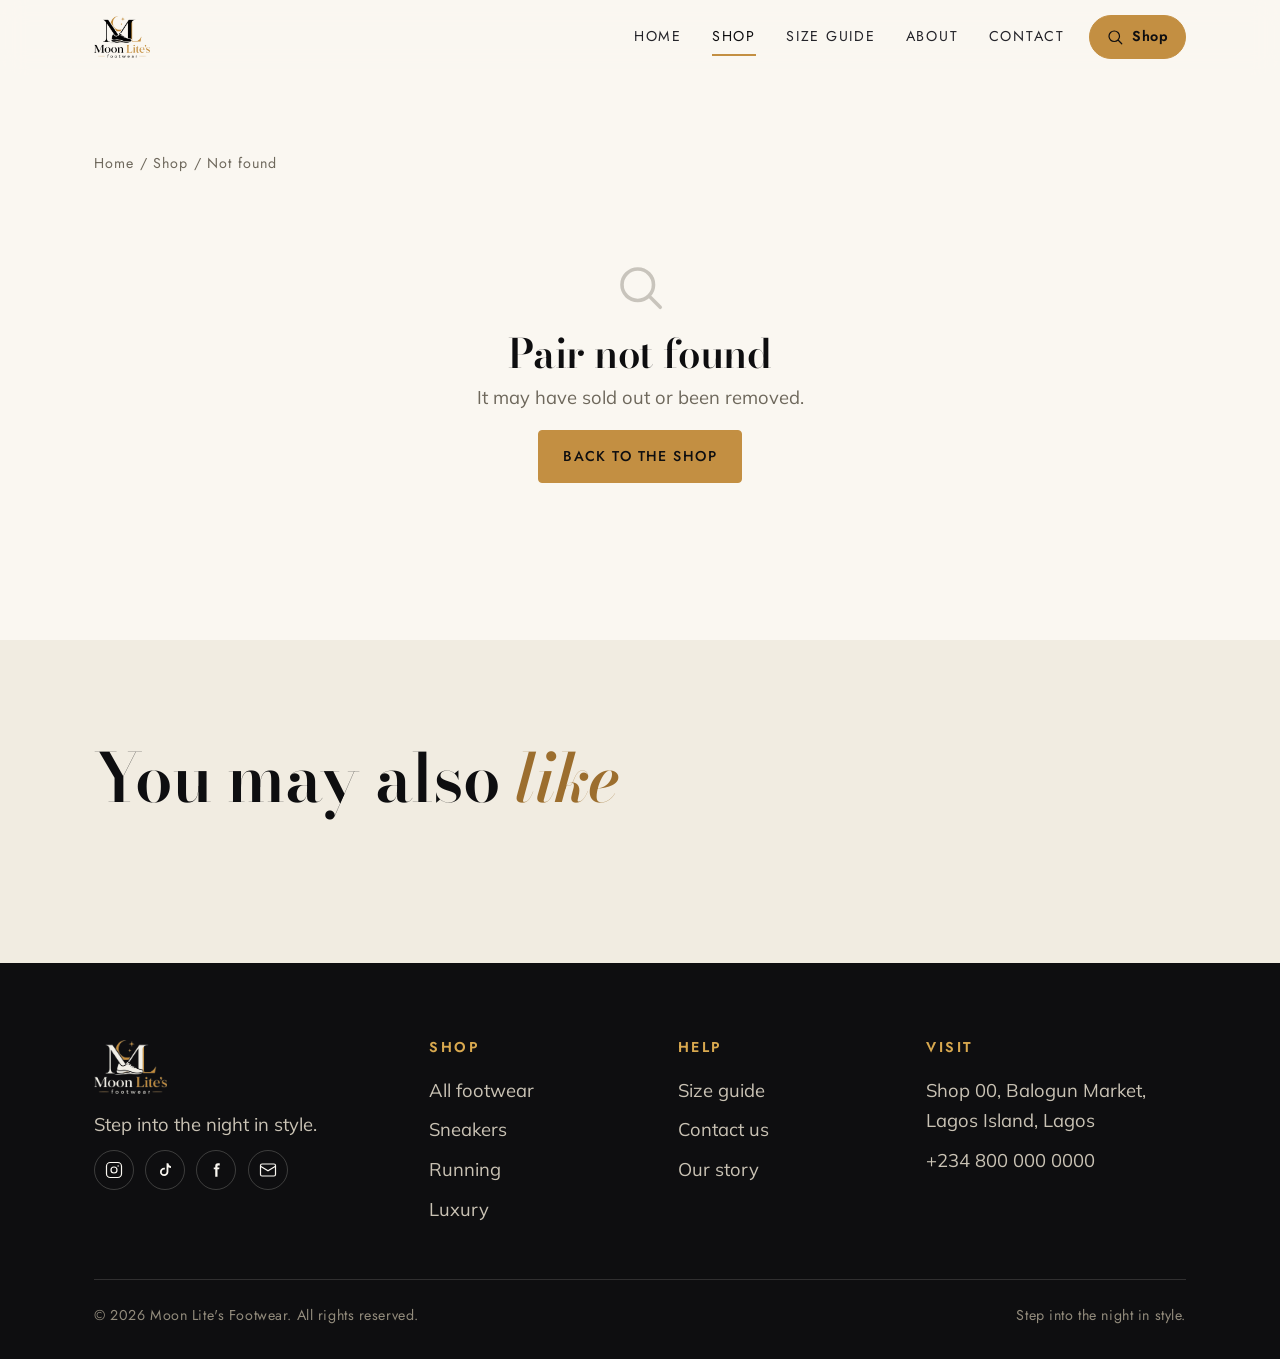
<file: product.html>
<!DOCTYPE html>
<html lang="en">
<head>
  <meta charset="UTF-8">
  <meta name="viewport" content="width=device-width, initial-scale=1">
  <title>Product — Moon Lite's Footwear</title>
  <meta name="description" content="Product details at Moon Lite's Footwear.">
  <link rel="icon" href="/favicon.ico" sizes="any">
  <link rel="icon" type="image/png" sizes="32x32" href="/assets/img/icon-32.png">
  <link rel="icon" type="image/png" sizes="16x16" href="/assets/img/icon-16.png">
  <link rel="apple-touch-icon" href="/assets/img/apple-touch-icon.png">
  <link rel="manifest" href="/site.webmanifest">
  <link rel="canonical" href="https://moonlitesfootwear.com/product">
  <meta name="theme-color" content="#0E0E10">

  <!-- Link preview (WhatsApp, Instagram, Facebook, X) -->
  <meta property="og:type" content="website">
  <meta property="og:site_name" content="Moon Lite's Footwear">
  <meta property="og:title" content="Product — Moon Lite's Footwear">
  <meta property="og:description" content="Product details at Moon Lite's Footwear.">
  <meta property="og:url" content="https://moonlitesfootwear.com/product">
  <meta property="og:image" content="https://moonlitesfootwear.com/assets/img/share-card.jpg">
  <meta property="og:image:width" content="1200">
  <meta property="og:image:height" content="630">
  <meta property="og:image:alt" content="Moon Lite's Footwear — step into the night in style">
  <meta name="twitter:card" content="summary_large_image">
  <link rel="preconnect" href="https://fonts.googleapis.com">
  <link rel="preconnect" href="https://fonts.gstatic.com" crossorigin>
  <link href="https://fonts.googleapis.com/css2?family=Bodoni+Moda:ital,opsz,wght@0,6..96,400;0,6..96,600;0,6..96,700;1,6..96,500&family=Jost:wght@400;500;600&family=Mulish:wght@400;500;600;700&display=swap" rel="stylesheet">
  <link rel="stylesheet" href="assets/css/moonlite.css">
</head>
<body data-page="shop">
  <a class="skip-link" href="#main">Skip to content</a>
  <header class="site-header" data-chrome="header"></header>

  <main id="main">
    <section class="page-hero" style="padding-bottom:0">
      <div class="wrap">
        <p class="breadcrumb"><a href="index.html">Home</a> / <a href="shop.html">Shop</a> / <span data-crumb></span></p>
      </div>
    </section>

    <section class="section" style="padding-top:1.5rem">
      <div class="wrap">
        <div class="pdp" data-pdp></div>
      </div>
    </section>

    <section class="section section--dim">
      <div class="wrap">
        <div class="section__head"><h2 class="section__title">You may also <em>like</em></h2></div>
        <div class="product-grid" data-related></div>
      </div>
    </section>
  </main>

  <footer class="site-footer" data-chrome="footer"></footer>
  <script src="assets/js/config.js"></script>
  <script src="assets/js/products.seed.js"></script>
  <script src="assets/js/supabase.js"></script>
  <script src="assets/js/store.js"></script>
  <script src="assets/js/pages.js"></script>
</body>
</html>
</file>
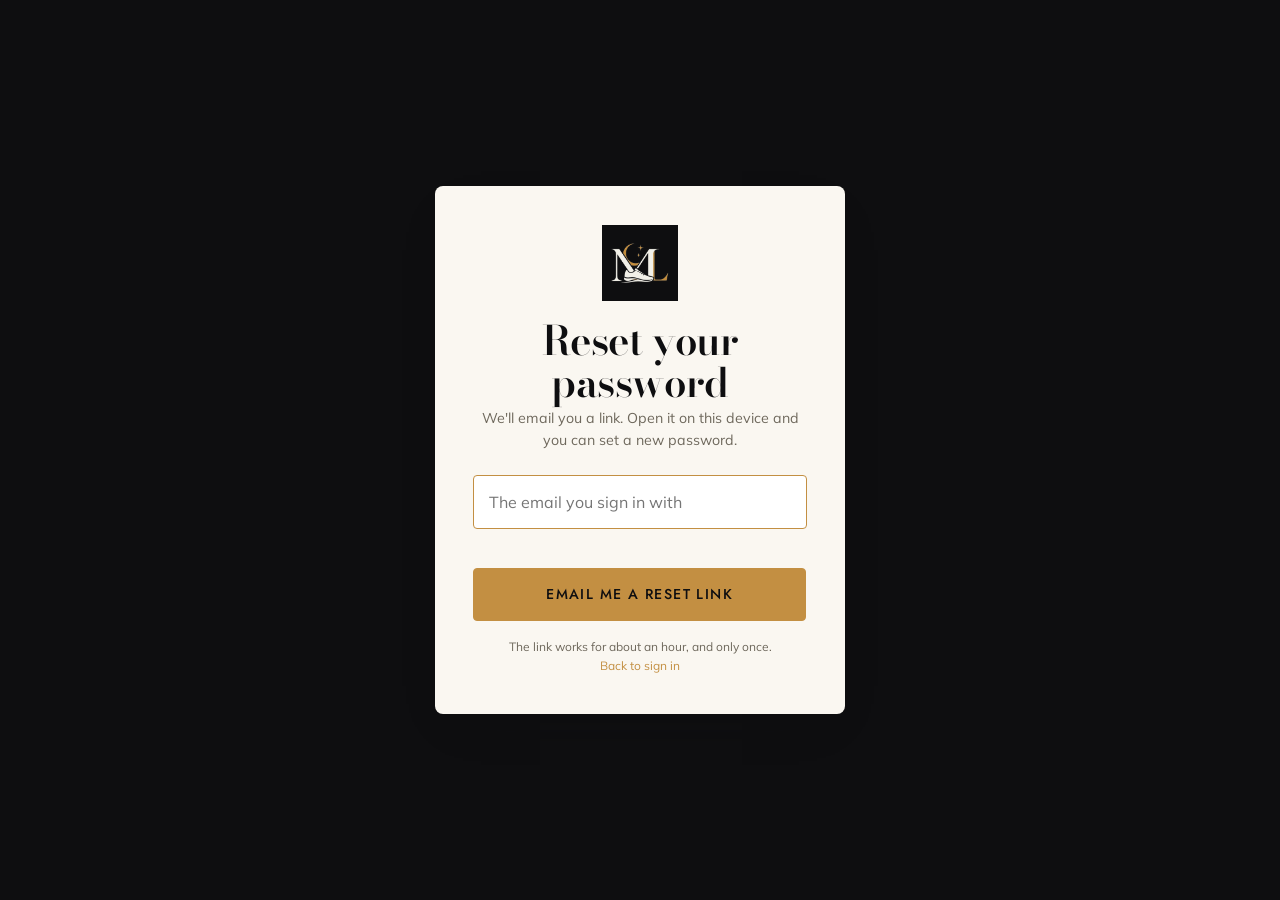
<file: reset.html>
<!DOCTYPE html>
<html lang="en">
<head>
  <meta charset="UTF-8">
  <meta name="viewport" content="width=device-width, initial-scale=1">
  <title>Reset your password — Moon Lite's Footwear</title>
  <meta name="robots" content="noindex,nofollow">
  <link rel="icon" href="/favicon.ico" sizes="any">
  <link rel="icon" type="image/png" sizes="32x32" href="/assets/img/icon-32.png">
  <link rel="icon" type="image/png" sizes="16x16" href="/assets/img/icon-16.png">
  <link rel="apple-touch-icon" href="/assets/img/apple-touch-icon.png">
  <meta name="apple-mobile-web-app-title" content="Moon Lite's">
  <meta name="theme-color" content="#0E0E10">
  <link rel="preconnect" href="https://fonts.googleapis.com">
  <link rel="preconnect" href="https://fonts.gstatic.com" crossorigin>
  <link href="https://fonts.googleapis.com/css2?family=Bodoni+Moda:ital,opsz,wght@0,6..96,600;1,6..96,500&family=Jost:wght@400;500;600&family=Mulish:wght@400;500;600;700&display=swap" rel="stylesheet">
  <link rel="stylesheet" href="assets/css/moonlite.css">
  <style>
    [hidden] { display: none !important; }
    body { background: #0E0E10; }
    .pw { min-height: 100dvh; display: grid; place-items: center; padding: 1.5rem; }
    .pw__card { width: min(410px, 100%); background: var(--ivory); border-radius: 8px; padding: 2.4rem; text-align: center; box-shadow: var(--shadow); }
    .pw__card img { height: 76px; margin: 0 auto 1.2rem; display: block; }
    .pw__card h1 { font-size: var(--step-2); margin-bottom: .3rem; }
    .pw__sub { color: var(--muted); font-size: var(--step--1); margin-bottom: 1.5rem; line-height: 1.5; }
    .pw__card input[type=email], .pw__card input[type=password] { width: 100%; padding: .8em .9em; border: 1px solid var(--line); border-radius: var(--radius); margin-bottom: .7rem; background: #fff; font-size: 1rem; }
    .pw__card input:focus { border-color: var(--gold); outline: none; }
    .pw__msg { font-size: var(--step--1); line-height: 1.45; min-height: 1.3em; margin-bottom: .6rem; text-align: left; }
    .pw__msg.bad { color: #A83232; }
    .pw__msg.ok { color: #1E7A46; }
    .pw__note { color: var(--muted); font-size: 12px; margin: 1rem 0 0; line-height: 1.6; }
    .pw__note a { color: var(--gold); }
    .pw__peek { display: flex; align-items: center; gap: .5rem; font-family: var(--util); font-size: 12px; letter-spacing: .04em; color: var(--muted); text-align: left; margin: -.1rem 0 .9rem; cursor: pointer; }
    .pw__peek input { width: auto; margin: 0; }
    .pw__done svg { width: 46px; height: 46px; color: #1E7A46; margin: 0 auto .8rem; display: block; }
  </style>
</head>
<body>
  <main class="pw">
    <div class="pw__card">
      <a href="index.html" aria-label="Moon Lite's Footwear home"><img src="assets/img/mark-light.png" alt="Moon Lite's"></a>
      <h1 data-title>Reset your password</h1>
      <p class="pw__sub" data-sub>Loading…</p>

      <!-- ── step 1 ── ask us to email a link ───────────────────────── -->
      <form data-ask hidden>
        <input type="email" name="email" placeholder="The email you sign in with" autocomplete="username" aria-label="Email">
        <div class="pw__msg" data-ask-msg></div>
        <button class="btn btn--gold btn--block" type="submit" data-ask-btn>Email me a reset link</button>
        <p class="pw__note">
          The link works for about an hour, and only once.<br>
          <a href="dashboard.html">Back to sign in</a>
        </p>
      </form>

      <!-- ── step 2 ── she came back from the emailed link ───────────── -->
      <form data-new hidden>
        <input type="password" name="password" placeholder="New password" autocomplete="new-password" aria-label="New password">
        <input type="password" name="confirm" placeholder="Type it again" autocomplete="new-password" aria-label="Confirm new password">
        <label class="pw__peek"><input type="checkbox" data-peek> Show what I'm typing</label>
        <div class="pw__msg" data-new-msg>Use 8 characters or more.</div>
        <button class="btn btn--gold btn--block" type="submit" data-new-btn>Save new password</button>
        <p class="pw__note">Write the new one down somewhere safe before you leave this page.</p>
      </form>

      <!-- ── done ───────────────────────────────────────────────────── -->
      <div class="pw__done" data-done hidden>
        <svg viewBox="0 0 24 24" fill="none" stroke="currentColor" stroke-width="1.7" stroke-linecap="round" stroke-linejoin="round" aria-hidden="true">
          <circle cx="12" cy="12" r="10"/><path d="M8 12.5l2.5 2.5L16 9.5"/>
        </svg>
        <p class="pw__msg ok" style="text-align:center">Password changed. You're signed in.</p>
        <a class="btn btn--gold btn--block" href="dashboard.html">Go to your dashboard</a>
      </div>

      <!-- ── the database isn't connected ────────────────────────────── -->
      <div data-off hidden>
        <p class="pw__msg bad">This page only works while the shop is connected to its database.</p>
        <p class="pw__note" style="margin-top:0">Right now the dashboard is using a passcode instead of an email and
          password, so there's no password to reset — you change the passcode from inside the dashboard itself.<br><br>
          <a href="dashboard.html">Back to the dashboard</a>
        </p>
      </div>
    </div>
  </main>

  <script src="assets/js/config.js"></script>
  <script src="assets/js/supabase.js"></script>
  <script>
  /* =====================================================================
     Moon Lite's Footwear — PASSWORD RESET
     ---------------------------------------------------------------------
     One page, two jobs, decided by whether the address carries a token:

       no token   → ask for an email and send the reset link
       token      → let her choose a new password, then sign her in

     Kept deliberately standalone: it needs config.js for the keys and
     supabase.js for the calls, and nothing else. If the shop's catalogue
     scripts ever break, the way back into the dashboard still works.
     ===================================================================== */
  (function () {
    "use strict";

    var SB = (window.MLSB && window.MLSB.enabled) ? window.MLSB : null;
    var $ = function (s) { return document.querySelector(s); };

    var title = $("[data-title]");
    var sub = $("[data-sub]");
    var ask = $("[data-ask]");
    var newf = $("[data-new]");
    var done = $("[data-done]");
    var off = $("[data-off]");

    /* where the emailed link should land — always this exact page, whatever
       address she happened to open it from. This is the one URL that has to
       be listed in Supabase → Authentication → URL Configuration. */
    var RETURN_TO = location.origin + "/reset.html";

    /* true when she's already signed in rather than arriving from a link —
       the form is the same, only the wording changes */
    var fromSession = false;

    function say(el, text, kind) {
      if (!el) return;
      el.className = "pw__msg" + (kind ? " " + kind : "");
      el.textContent = text || "";
    }

    function view(which) {
      [ask, newf, done, off].forEach(function (el) { if (el) el.hidden = true; });
      if (which === "new") {
        newf.hidden = false;
        title.textContent = fromSession ? "Change your password" : "Choose a new password";
        sub.textContent = fromSession
          ? "You're signed in, so you can change it right here — no email needed."
          : "Almost done — pick something you'll remember.";
        setTimeout(function () { newf.password.focus(); }, 120);
      } else if (which === "done") {
        done.hidden = false;
        title.textContent = "All set";
        sub.textContent = "Use your new password the next time you sign in.";
      } else if (which === "off") {
        off.hidden = false;
        title.textContent = "Nothing to reset";
        sub.textContent = "";
      } else {
        ask.hidden = false;
        title.textContent = "Reset your password";
        sub.textContent = "We'll email you a link. Open it on this device and you can set a new password.";
        setTimeout(function () { ask.email.focus(); }, 120);
      }
    }

    /* ---- step 1: send the link ---- */
    if (ask) ask.addEventListener("submit", function (e) {
      e.preventDefault();
      var msg = $("[data-ask-msg]");
      var btn = $("[data-ask-btn]");
      var email = ask.email.value.trim();
      if (!email || email.indexOf("@") === -1) { say(msg, "Enter the email you sign in with.", "bad"); return; }
      say(msg, "");
      btn.disabled = true;
      var label = btn.textContent;
      btn.textContent = "Sending…";
      SB.sendRecovery(email, RETURN_TO).then(function () {
        /* Supabase answers the same way whether or not that address has an
           account, so nobody can use this page to find out who does. */
        say(msg, "Check your inbox — we've sent a link to " + email + ". It can take a minute, and it may land in spam.", "ok");
        btn.hidden = true;
        ask.email.disabled = true;
      }).catch(function (ex) {
        btn.disabled = false;
        btn.textContent = label;
        say(msg, (ex && ex.message) ? ex.message : "Couldn't send the email. Please try again.", "bad");
      });
    });

    /* ---- step 2: save the new password ---- */
    var peek = $("[data-peek]");
    if (peek) peek.addEventListener("change", function () {
      var type = peek.checked ? "text" : "password";
      newf.password.type = type;
      newf.confirm.type = type;
    });

    if (newf) newf.addEventListener("submit", function (e) {
      e.preventDefault();
      var msg = $("[data-new-msg]");
      var btn = $("[data-new-btn]");
      var pw = newf.password.value;
      if (pw.length < 8) { say(msg, "Use at least 8 characters.", "bad"); newf.password.focus(); return; }
      if (pw !== newf.confirm.value) { say(msg, "The two passwords don't match.", "bad"); newf.confirm.focus(); return; }
      say(msg, "");
      btn.disabled = true;
      var label = btn.textContent;
      btn.textContent = "Saving…";
      SB.changePassword(pw).then(function () {
        newf.password.value = ""; newf.confirm.value = "";
        return SB.whoAmI();
      }).then(function () {
        view("done");
      }).catch(function (ex) {
        btn.disabled = false;
        btn.textContent = label;
        var m = (ex && ex.message) ? ex.message : "";
        /* a link that's expired or already been used lands here */
        if (/expired|invalid|sign in|jwt/i.test(m)) {
          view("ask");
          say($("[data-ask-msg]"), "That link has expired or was already used. Ask for a fresh one.", "bad");
          return;
        }
        say(msg, m || "Couldn't save the new password. Please try again.", "bad");
      });
    });

    /* ---- decide which view to open on ---- */
    if (!SB) { view("off"); return; }

    var back = SB.adoptRecovery();
    if (back && back.recovery) {
      view("new");
    } else if (back && back.error) {
      view("ask");
      say($("[data-ask-msg]"), back.error + " Ask for a fresh link below.", "bad");
    } else if (SB.signedIn()) {
      /* Already signed in, so there's nothing to prove by email — let her
         change it on the spot. This also catches the rare case where some
         other page swallowed the token from the address first. */
      fromSession = true;
      view("new");
    } else {
      view("ask");
    }
  })();
  </script>
</body>
</html>
</file>
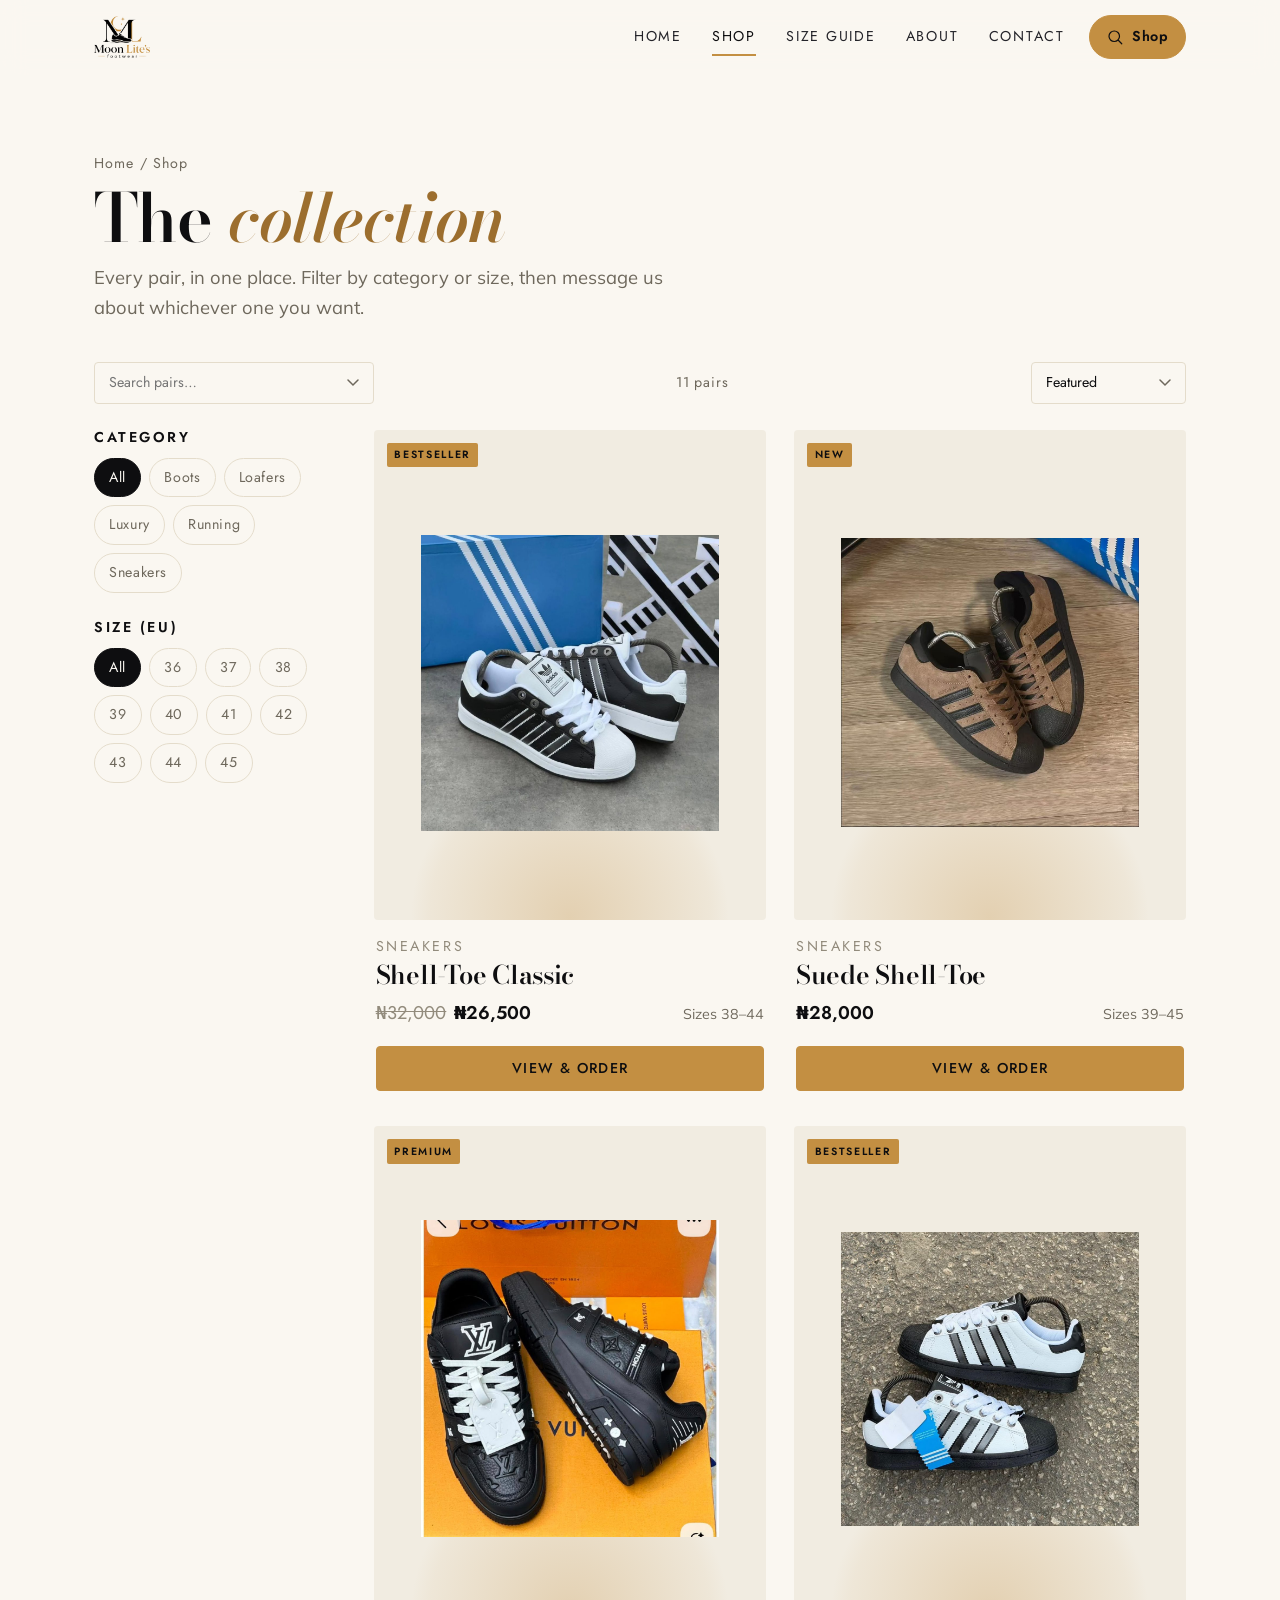
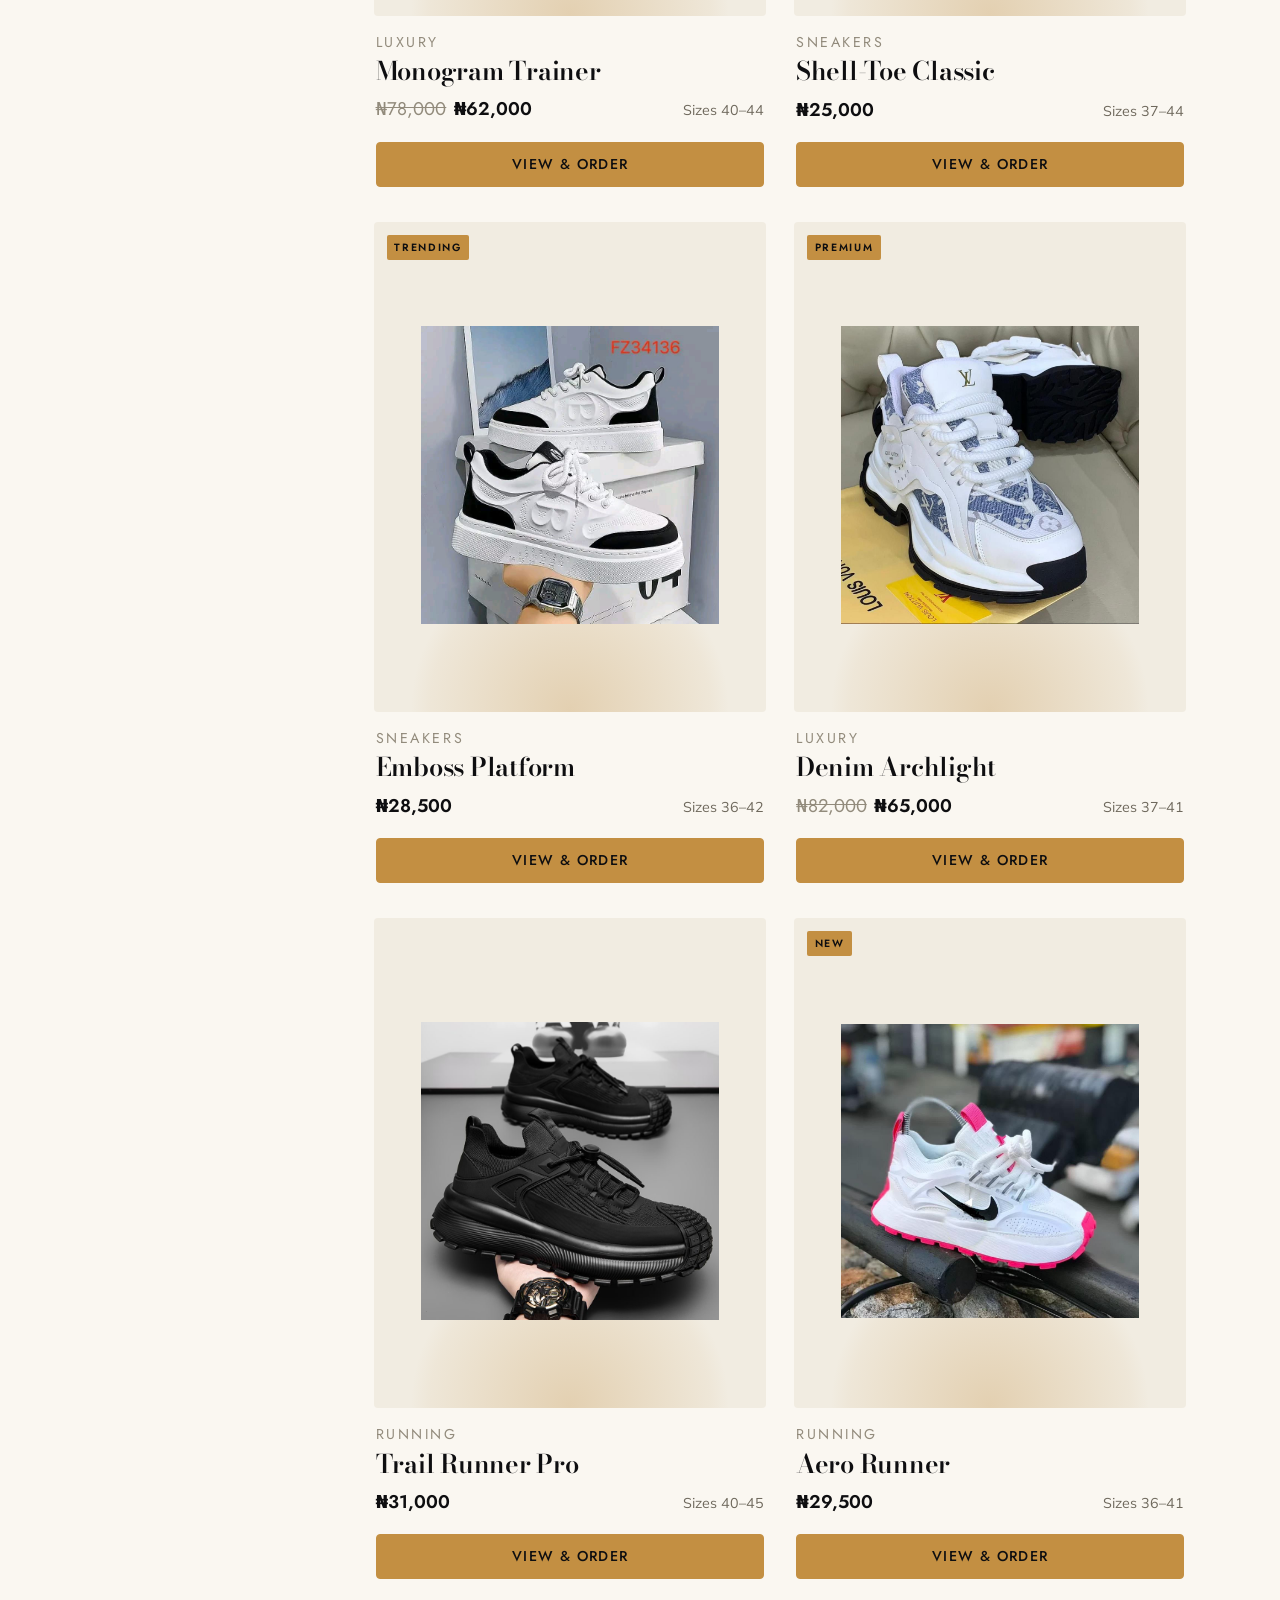
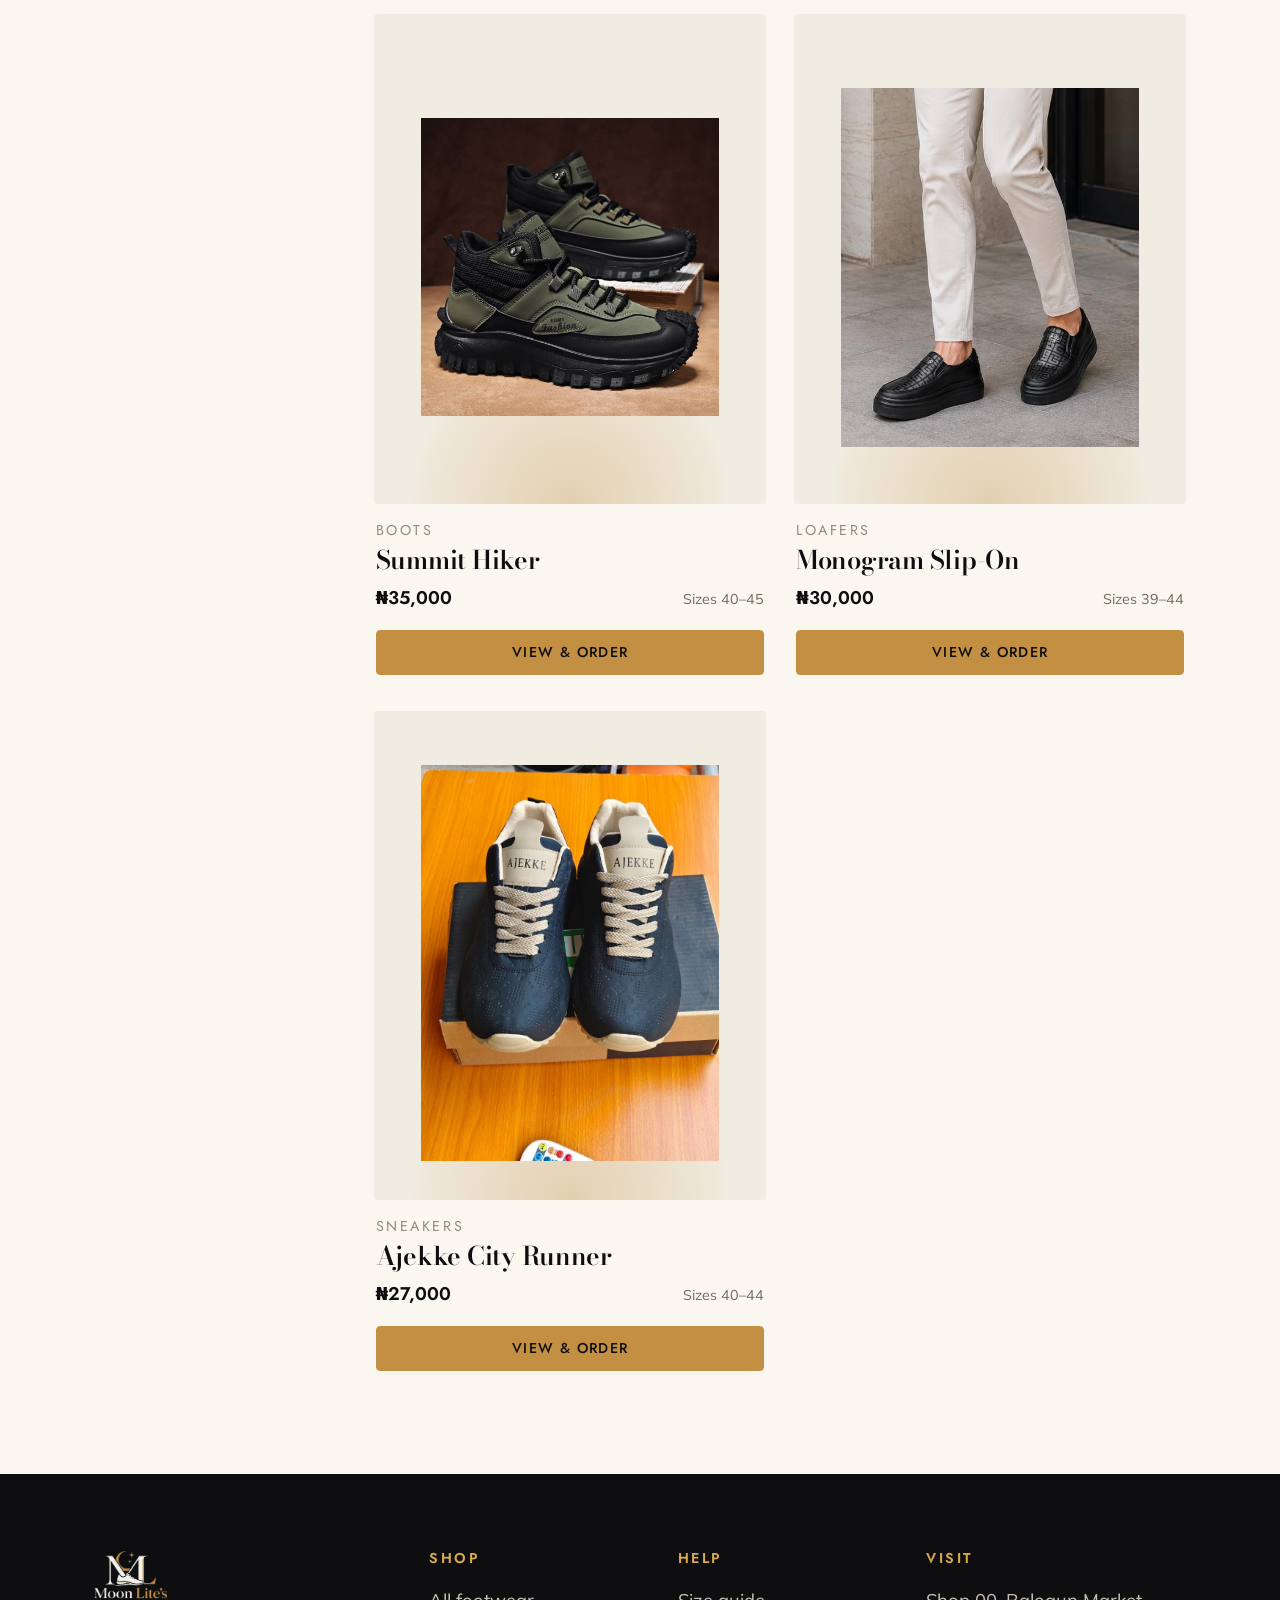
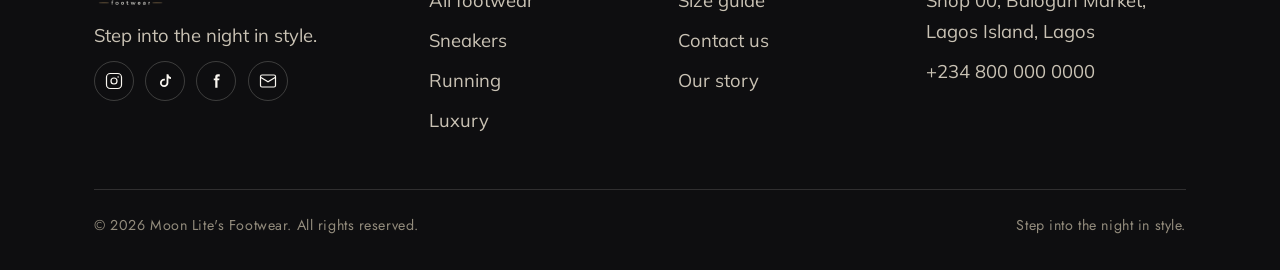
<file: shop.html>
<!DOCTYPE html>
<html lang="en">
<head>
  <meta charset="UTF-8">
  <meta name="viewport" content="width=device-width, initial-scale=1">
  <title>Shop — Moon Lite's Footwear</title>
  <meta name="description" content="Browse sneakers, runners, loafers, boots and luxury footwear at Moon Lite's. Filter by category and size, order on WhatsApp.">
  <link rel="icon" href="/favicon.ico" sizes="any">
  <link rel="icon" type="image/png" sizes="32x32" href="/assets/img/icon-32.png">
  <link rel="icon" type="image/png" sizes="16x16" href="/assets/img/icon-16.png">
  <link rel="apple-touch-icon" href="/assets/img/apple-touch-icon.png">
  <link rel="manifest" href="/site.webmanifest">
  <link rel="canonical" href="https://moonlitesfootwear.com/shop">
  <meta name="theme-color" content="#0E0E10">

  <!-- Link preview (WhatsApp, Instagram, Facebook, X) -->
  <meta property="og:type" content="website">
  <meta property="og:site_name" content="Moon Lite's Footwear">
  <meta property="og:title" content="Shop — Moon Lite's Footwear">
  <meta property="og:description" content="Browse sneakers, runners, loafers, boots and luxury footwear at Moon Lite's. Filter by category and size, order on WhatsApp.">
  <meta property="og:url" content="https://moonlitesfootwear.com/shop">
  <meta property="og:image" content="https://moonlitesfootwear.com/assets/img/share-card.jpg">
  <meta property="og:image:width" content="1200">
  <meta property="og:image:height" content="630">
  <meta property="og:image:alt" content="Moon Lite's Footwear — step into the night in style">
  <meta name="twitter:card" content="summary_large_image">
  <link rel="preconnect" href="https://fonts.googleapis.com">
  <link rel="preconnect" href="https://fonts.gstatic.com" crossorigin>
  <link href="https://fonts.googleapis.com/css2?family=Bodoni+Moda:ital,opsz,wght@0,6..96,400;0,6..96,600;0,6..96,700;1,6..96,500&family=Jost:wght@400;500;600&family=Mulish:wght@400;500;600;700&display=swap" rel="stylesheet">
  <link rel="stylesheet" href="assets/css/moonlite.css">
</head>
<body data-page="shop">
  <a class="skip-link" href="#main">Skip to content</a>
  <header class="site-header" data-chrome="header"></header>

  <main id="main">
    <section class="page-hero">
      <div class="wrap">
        <p class="breadcrumb"><a href="index.html">Home</a> / Shop</p>
        <h1>The <em>collection</em></h1>
        <p>Every pair, in one place. Filter by category or size, then message us about whichever one you want.</p>
      </div>
    </section>

    <section class="section" style="padding-top:0">
      <div class="wrap">
        <div class="shop-toolbar">
          <button class="btn btn--ghost btn--sm filter-toggle" data-filter-toggle>Filters</button>
          <input class="select" type="search" placeholder="Search pairs…" data-shop-search aria-label="Search products" style="flex:1;max-width:280px">
          <span class="shop-count" data-shop-count></span>
          <label class="sr-only" for="sort">Sort</label>
          <select class="select" id="sort" data-sort>
            <option value="featured">Featured</option>
            <option value="price-asc">Price: low to high</option>
            <option value="price-desc">Price: high to low</option>
          </select>
        </div>
        <div class="shop-layout">
          <aside class="filters" aria-label="Filters">
            <div class="filters__group">
              <h3>Category</h3>
              <div class="chip-row" data-filter-cat></div>
            </div>
            <div class="filters__group">
              <h3>Size (EU)</h3>
              <div class="chip-row" data-filter-size></div>
            </div>
          </aside>
          <div class="product-grid" data-shop-grid></div>
        </div>
      </div>
    </section>
  </main>

  <footer class="site-footer" data-chrome="footer"></footer>
  <script src="assets/js/config.js"></script>
  <script src="assets/js/products.seed.js"></script>
  <script src="assets/js/supabase.js"></script>
  <script src="assets/js/store.js"></script>
  <script src="assets/js/pages.js"></script>
</body>
</html>
</file>
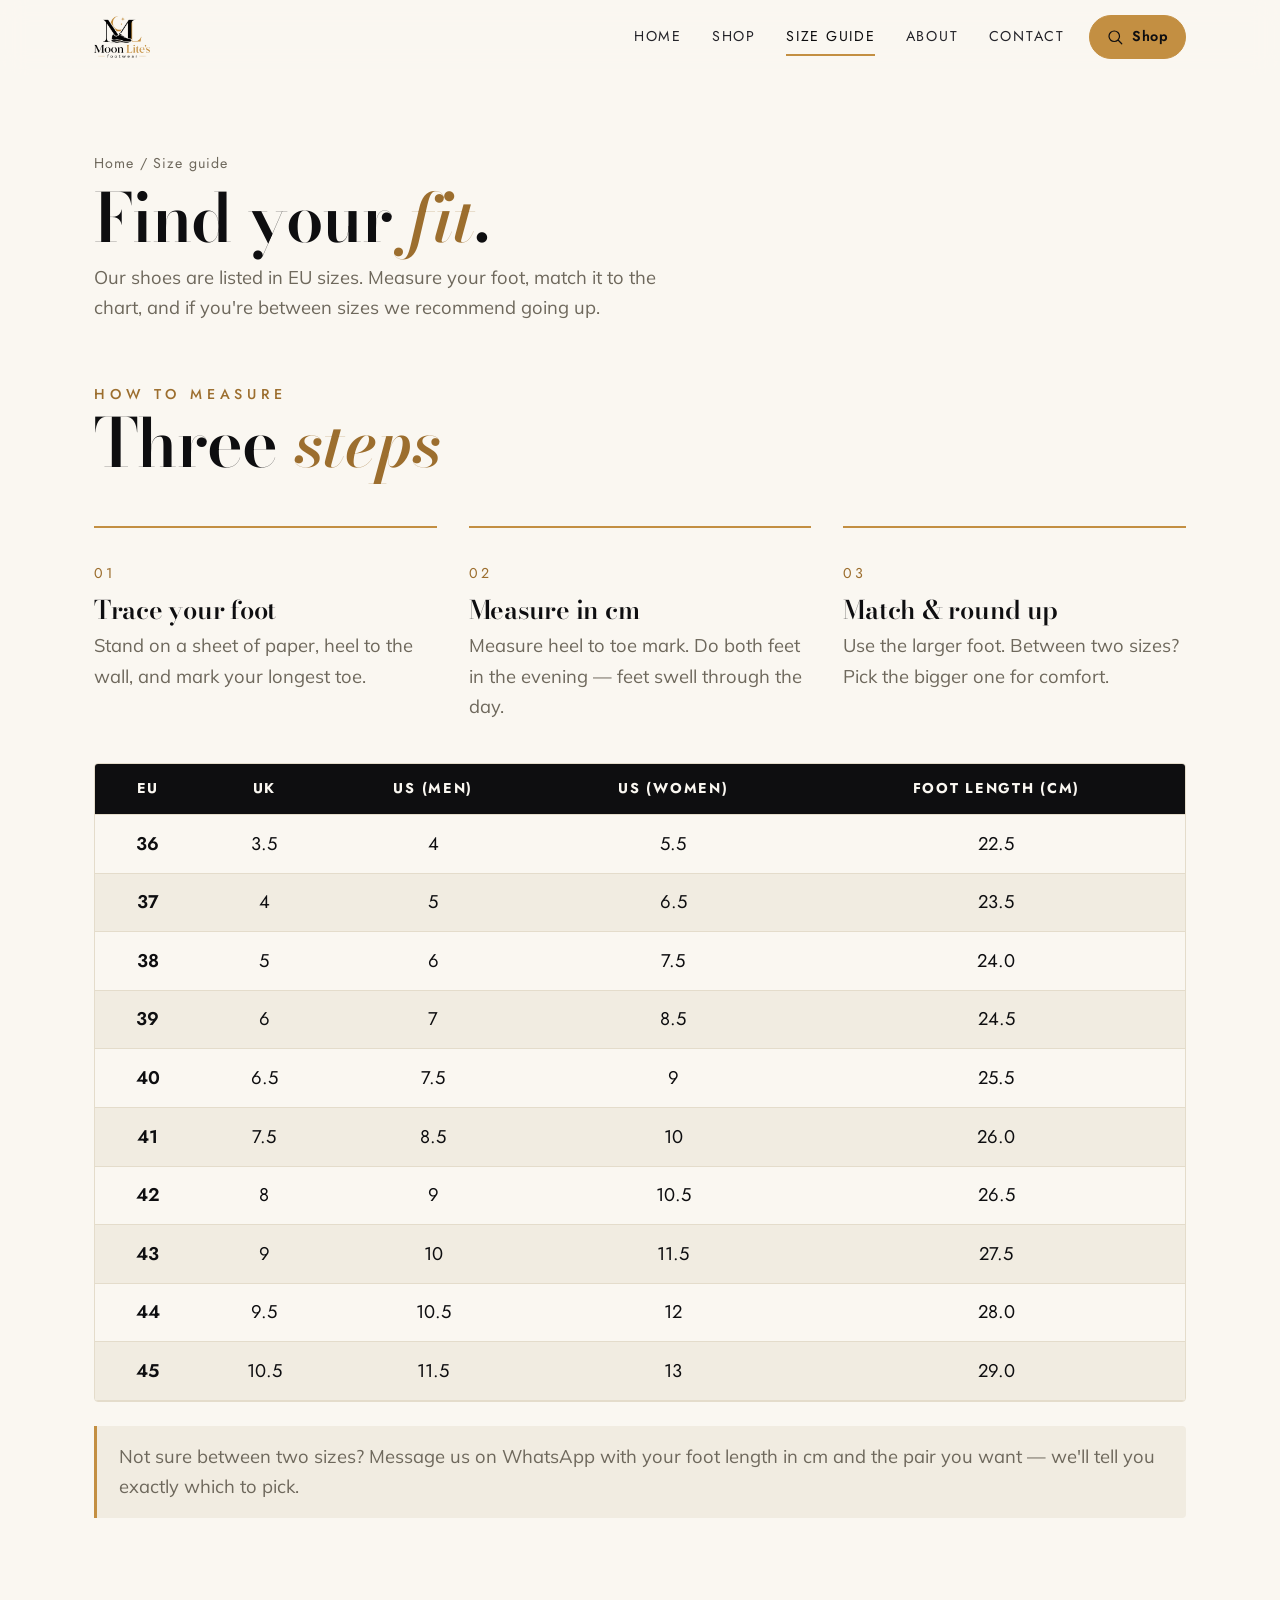
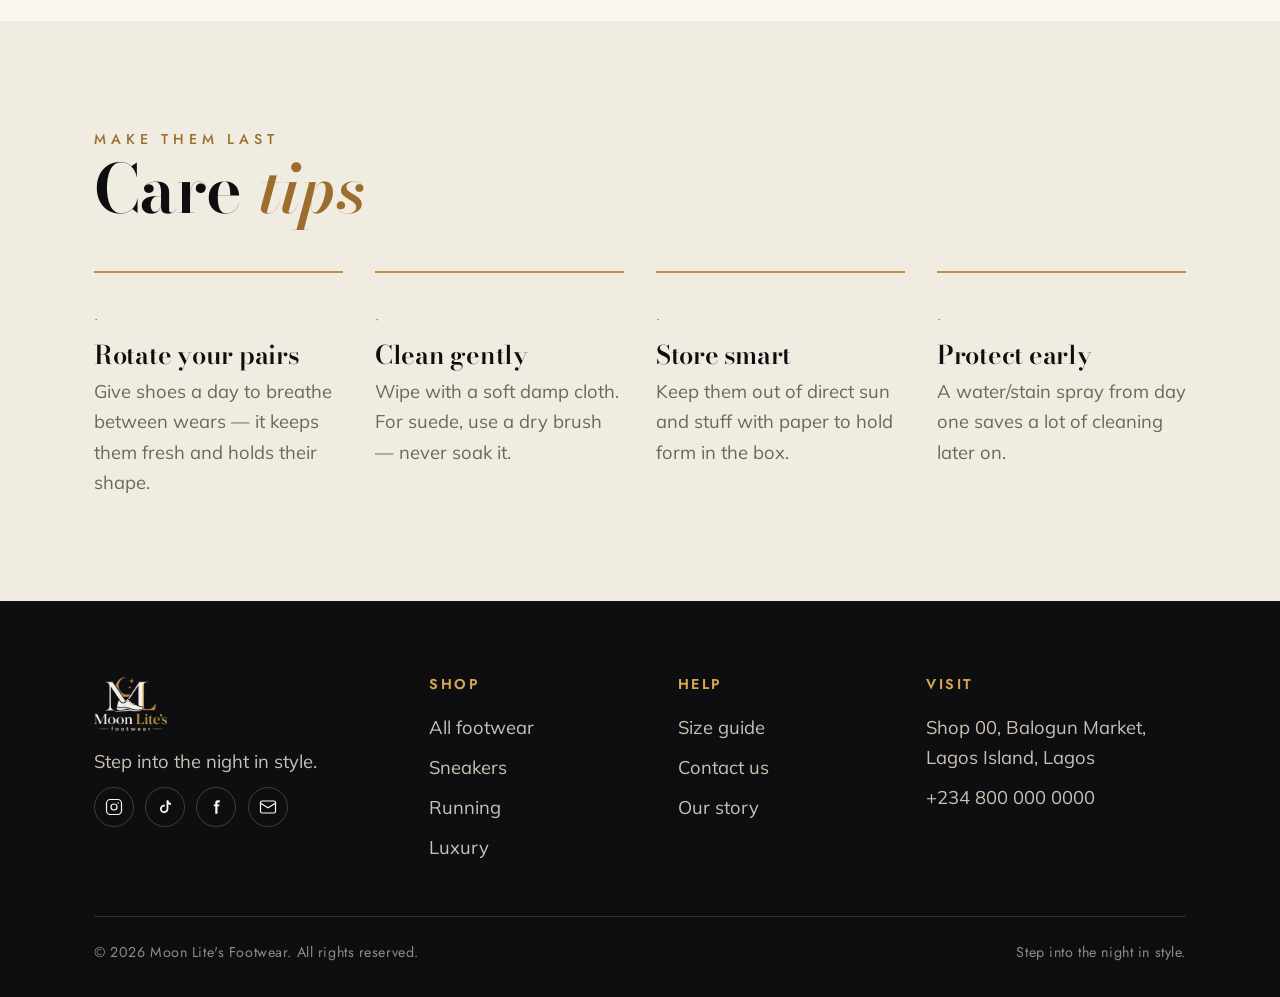
<file: size-guide.html>
<!DOCTYPE html>
<html lang="en">
<head>
  <meta charset="UTF-8">
  <meta name="viewport" content="width=device-width, initial-scale=1">
  <title>Size Guide — Moon Lite's Footwear</title>
  <meta name="description" content="Find your fit — EU, UK, US and foot-length conversions for Moon Lite's Footwear, plus care tips to make your pair last.">
  <link rel="icon" href="/favicon.ico" sizes="any">
  <link rel="icon" type="image/png" sizes="32x32" href="/assets/img/icon-32.png">
  <link rel="icon" type="image/png" sizes="16x16" href="/assets/img/icon-16.png">
  <link rel="apple-touch-icon" href="/assets/img/apple-touch-icon.png">
  <link rel="manifest" href="/site.webmanifest">
  <link rel="canonical" href="https://moonlitesfootwear.com/size-guide">
  <meta name="theme-color" content="#0E0E10">

  <!-- Link preview (WhatsApp, Instagram, Facebook, X) -->
  <meta property="og:type" content="website">
  <meta property="og:site_name" content="Moon Lite's Footwear">
  <meta property="og:title" content="Size Guide — Moon Lite's Footwear">
  <meta property="og:description" content="Find your fit — EU, UK, US and foot-length conversions for Moon Lite's Footwear, plus care tips to make your pair last.">
  <meta property="og:url" content="https://moonlitesfootwear.com/size-guide">
  <meta property="og:image" content="https://moonlitesfootwear.com/assets/img/share-card.jpg">
  <meta property="og:image:width" content="1200">
  <meta property="og:image:height" content="630">
  <meta property="og:image:alt" content="Moon Lite's Footwear — step into the night in style">
  <meta name="twitter:card" content="summary_large_image">
  <link rel="preconnect" href="https://fonts.googleapis.com">
  <link rel="preconnect" href="https://fonts.gstatic.com" crossorigin>
  <link href="https://fonts.googleapis.com/css2?family=Bodoni+Moda:ital,opsz,wght@0,6..96,400;0,6..96,600;0,6..96,700;1,6..96,500&family=Jost:wght@400;500;600&family=Mulish:wght@400;500;600;700&display=swap" rel="stylesheet">
  <link rel="stylesheet" href="assets/css/moonlite.css">
</head>
<body data-page="size">
  <a class="skip-link" href="#main">Skip to content</a>
  <header class="site-header" data-chrome="header"></header>

  <main id="main">
    <section class="page-hero">
      <div class="wrap">
        <p class="breadcrumb"><a href="index.html">Home</a> / Size guide</p>
        <h1>Find your <em>fit</em>.</h1>
        <p>Our shoes are listed in EU sizes. Measure your foot, match it to the chart, and if you're between sizes we recommend going up.</p>
      </div>
    </section>

    <section class="section" style="padding-top:1rem">
      <div class="wrap">
        <div class="section__head"><div><span class="eyebrow">How to measure</span><h2 class="section__title">Three <em>steps</em></h2></div></div>
        <div class="pillars" style="margin-bottom:2.5rem">
          <div class="pillar" data-reveal><span class="pillar__n">01</span><h3>Trace your foot</h3><p>Stand on a sheet of paper, heel to the wall, and mark your longest toe.</p></div>
          <div class="pillar" data-reveal><span class="pillar__n">02</span><h3>Measure in cm</h3><p>Measure heel to toe mark. Do both feet in the evening — feet swell through the day.</p></div>
          <div class="pillar" data-reveal><span class="pillar__n">03</span><h3>Match &amp; round up</h3><p>Use the larger foot. Between two sizes? Pick the bigger one for comfort.</p></div>
        </div>

        <div class="table-wrap" data-reveal>
          <table class="size">
            <thead><tr><th>EU</th><th>UK</th><th>US (Men)</th><th>US (Women)</th><th>Foot length (cm)</th></tr></thead>
            <tbody>
              <tr><td>36</td><td>3.5</td><td>4</td><td>5.5</td><td>22.5</td></tr>
              <tr><td>37</td><td>4</td><td>5</td><td>6.5</td><td>23.5</td></tr>
              <tr><td>38</td><td>5</td><td>6</td><td>7.5</td><td>24.0</td></tr>
              <tr><td>39</td><td>6</td><td>7</td><td>8.5</td><td>24.5</td></tr>
              <tr><td>40</td><td>6.5</td><td>7.5</td><td>9</td><td>25.5</td></tr>
              <tr><td>41</td><td>7.5</td><td>8.5</td><td>10</td><td>26.0</td></tr>
              <tr><td>42</td><td>8</td><td>9</td><td>10.5</td><td>26.5</td></tr>
              <tr><td>43</td><td>9</td><td>10</td><td>11.5</td><td>27.5</td></tr>
              <tr><td>44</td><td>9.5</td><td>10.5</td><td>12</td><td>28.0</td></tr>
              <tr><td>45</td><td>10.5</td><td>11.5</td><td>13</td><td>29.0</td></tr>
            </tbody>
          </table>
        </div>
        <p class="callout" style="margin-top:1.5rem" data-reveal>Not sure between two sizes? Message us on WhatsApp with your foot length in cm and the pair you want — we'll tell you exactly which to pick.</p>
      </div>
    </section>

    <section class="section section--dim">
      <div class="wrap">
        <div class="section__head"><div><span class="eyebrow">Make them last</span><h2 class="section__title">Care <em>tips</em></h2></div></div>
        <div class="pillars">
          <div class="pillar" data-reveal><span class="pillar__n">·</span><h3>Rotate your pairs</h3><p>Give shoes a day to breathe between wears — it keeps them fresh and holds their shape.</p></div>
          <div class="pillar" data-reveal><span class="pillar__n">·</span><h3>Clean gently</h3><p>Wipe with a soft damp cloth. For suede, use a dry brush — never soak it.</p></div>
          <div class="pillar" data-reveal><span class="pillar__n">·</span><h3>Store smart</h3><p>Keep them out of direct sun and stuff with paper to hold form in the box.</p></div>
          <div class="pillar" data-reveal><span class="pillar__n">·</span><h3>Protect early</h3><p>A water/stain spray from day one saves a lot of cleaning later on.</p></div>
        </div>
      </div>
    </section>
  </main>

  <footer class="site-footer" data-chrome="footer"></footer>
  <script src="assets/js/config.js"></script>
  <script src="assets/js/products.seed.js"></script>
  <script src="assets/js/supabase.js"></script>
  <script src="assets/js/store.js"></script>
  <script src="assets/js/pages.js"></script>
</body>
</html>
</file>
<file: assets/css/moonlite.css>
/* =====================================================================
   Moon Lite's Footwear — design system
   Palette sampled from the brand logo (gold #C38F42, ink #0E0E10).
   Display: Bodoni Moda (echoes the serif wordmark)
   Body:    Mulish (quiet, readable)
   Utility: Jost (tracked-out labels, echoes the "footwear" lettering)
   Signature: the "moon-arc plinth" — a crescent of gold that cradles
   every product image, lifted straight from the logo's crescent moon.
   ===================================================================== */

:root {
  /* ---- colour ---- */
  --gold:        #C38F42;   /* sampled average from logo gold */
  --gold-bright: #D9A94F;
  --gold-deep:   #9C6E2E;
  --ink:         #0E0E10;   /* near-black used in logo */
  --ink-soft:    #24242A;
  --ivory:       #FAF7F1;   /* warm paper */
  --ivory-dim:   #F1ECE1;
  --line:        #E4DCCB;   /* hairline on ivory */
  --muted:       #6E685C;   /* body text on ivory, meets AA */
  --muted-dim:   #928B7C;

  /* ---- type ---- */
  --display: "Bodoni Moda", "Times New Roman", serif;
  --body:    "Mulish", system-ui, -apple-system, sans-serif;
  --util:    "Jost", system-ui, sans-serif;

  /* ---- scale ---- */
  --step--1: clamp(0.80rem, 0.77rem + 0.15vw, 0.90rem);
  --step-0:  clamp(1.00rem, 0.95rem + 0.25vw, 1.15rem);
  --step-1:  clamp(1.25rem, 1.10rem + 0.70vw, 1.60rem);
  --step-2:  clamp(1.70rem, 1.40rem + 1.40vw, 2.60rem);
  --step-3:  clamp(2.40rem, 1.80rem + 3.00vw, 4.40rem);
  --step-4:  clamp(3.20rem, 2.20rem + 5.00vw, 6.80rem);

  /* ---- structure ---- */
  --edge: clamp(1.15rem, 5vw, 5rem);
  --maxw: 1220px;
  --radius: 4px;
  --shadow: 0 18px 50px -28px rgba(14,14,16,.45);
  --ease: cubic-bezier(.22,.61,.36,1);
}

/* ---------- reset ---------- */
*, *::before, *::after { box-sizing: border-box; }
* { margin: 0; }
html { -webkit-text-size-adjust: 100%; scroll-behavior: smooth; }
body {
  font-family: var(--body);
  font-size: var(--step-0);
  line-height: 1.65;
  color: var(--ink);
  background: var(--ivory);
  -webkit-font-smoothing: antialiased;
  text-rendering: optimizeLegibility;
  overflow-x: hidden;
}
img, picture, svg { display: block; max-width: 100%; }
button, input, select, textarea { font: inherit; color: inherit; }
a { color: inherit; text-decoration: none; }
h1, h2, h3, h4 { font-family: var(--display); font-weight: 600; line-height: 1.04; letter-spacing: -.01em; }
::selection { background: var(--gold); color: var(--ink); }

/* ---------- utilities ---------- */
.wrap { width: 100%; max-width: var(--maxw); margin-inline: auto; padding-inline: var(--edge); }
.eyebrow {
  font-family: var(--util);
  font-size: var(--step--1);
  text-transform: uppercase;
  letter-spacing: .34em;
  color: var(--gold-deep);
  font-weight: 500;
}
.eyebrow--ivory { color: var(--gold-bright); }
.sr-only {
  position: absolute; width: 1px; height: 1px; padding: 0; margin: -1px;
  overflow: hidden; clip: rect(0,0,0,0); white-space: nowrap; border: 0;
}
.skip-link {
  position: absolute; left: 50%; transform: translateX(-50%) translateY(-140%);
  top: .6rem; z-index: 200; background: var(--ink); color: var(--ivory);
  padding: .7rem 1.2rem; border-radius: var(--radius); transition: transform .2s var(--ease);
}
.skip-link:focus { transform: translateX(-50%) translateY(0); }

/* ---------- buttons ---------- */
.btn {
  --bg: var(--ink); --fg: var(--ivory);
  display: inline-flex; align-items: center; gap: .6em;
  font-family: var(--util); font-weight: 500; letter-spacing: .1em;
  text-transform: uppercase; font-size: var(--step--1);
  background: var(--bg); color: var(--fg);
  padding: .95em 1.7em; border: 1px solid var(--bg); border-radius: var(--radius);
  cursor: pointer; transition: transform .25s var(--ease), background .25s var(--ease), color .25s var(--ease), border-color .25s var(--ease);
  will-change: transform;
}
.btn:hover { transform: translateY(-2px); }
.btn:active { transform: translateY(0); }
.btn--gold { --bg: var(--gold); --fg: var(--ink); }
.btn--gold:hover { background: var(--gold-bright); border-color: var(--gold-bright); }
.btn--ghost { --bg: transparent; --fg: var(--ink); border-color: var(--ink); }
.btn--ghost:hover { background: var(--ink); color: var(--ivory); }
.btn--ghost-ivory { --bg: transparent; --fg: var(--ivory); border-color: rgba(250,247,241,.5); }
.btn--ghost-ivory:hover { background: var(--ivory); color: var(--ink); border-color: var(--ivory); }
.btn--block { width: 100%; justify-content: center; }
.btn--sm { padding: .7em 1.2em; }
.btn[disabled] { opacity: .45; cursor: not-allowed; transform: none; }

:where(a, button, input, select, textarea, [tabindex]):focus-visible {
  outline: 2px solid var(--gold-deep); outline-offset: 3px; border-radius: 2px;
}

/* =====================================================================
   Header / nav
   ===================================================================== */
.site-header {
  position: sticky; top: 0; z-index: 100;
  background: rgba(250,247,241,.82);
  backdrop-filter: blur(12px); -webkit-backdrop-filter: blur(12px);
  border-bottom: 1px solid transparent;
  transition: border-color .3s var(--ease), background .3s var(--ease);
}
.site-header.is-stuck { border-color: var(--line); }
.nav { display: flex; align-items: center; gap: 1.5rem; height: 74px; }
.nav__logo { display: flex; align-items: center; gap: .7rem; margin-right: auto; }
.nav__logo img { height: 42px; width: auto; }
.nav__links { display: flex; gap: 1.9rem; }
.nav__links a {
  font-family: var(--util); font-size: var(--step--1); letter-spacing: .12em;
  text-transform: uppercase; color: var(--ink-soft); position: relative; padding: .3rem 0;
}
.nav__links a::after {
  content: ""; position: absolute; left: 0; bottom: -2px; height: 1.5px; width: 0;
  background: var(--gold); transition: width .28s var(--ease);
}
.nav__links a:hover::after, .nav__links a[aria-current="page"]::after { width: 100%; }
.nav__links a[aria-current="page"] { color: var(--ink); }

.nav__wa {
  display: inline-flex; align-items: center; gap: .5rem;
  height: 44px; padding: 0 1.05rem; border-radius: 999px;
  background: var(--gold); color: var(--ink); border: 1px solid var(--gold);
  font-family: var(--util); font-size: var(--step--1); font-weight: 600; letter-spacing: .03em;
  white-space: nowrap; transition: background .25s var(--ease), transform .25s var(--ease);
}
.nav__wa:hover { background: var(--gold-bright); transform: translateY(-1px); }
.nav__wa svg { width: 18px; height: 18px; }

.nav__toggle { display: none; width: 44px; height: 44px; background: none; border: 1px solid var(--line); border-radius: var(--radius); cursor: pointer; }
.nav__toggle span, .nav__toggle span::before, .nav__toggle span::after {
  content: ""; display: block; width: 18px; height: 1.5px; background: var(--ink);
  margin-inline: auto; transition: transform .3s var(--ease), opacity .2s var(--ease); position: relative;
}
.nav__toggle span::before { position: absolute; top: -6px; left: 0; }
.nav__toggle span::after { position: absolute; top: 6px; left: 0; }
body.nav-open .nav__toggle span { background: transparent; }
body.nav-open .nav__toggle span::before { transform: translateY(6px) rotate(45deg); }
body.nav-open .nav__toggle span::after  { transform: translateY(-6px) rotate(-45deg); }

@media (max-width: 860px) {
  .nav__toggle { display: block; order: 3; }
  .nav__wa { order: 2; }
  .nav__links {
    position: fixed; inset: 74px 0 auto 0; flex-direction: column; gap: 0;
    background: var(--ivory); border-bottom: 1px solid var(--line); padding: var(--edge);
    transform: translateY(-8px); opacity: 0; pointer-events: none; transition: opacity .25s var(--ease), transform .25s var(--ease);
  }
  body.nav-open .nav__links { transform: translateY(0); opacity: 1; pointer-events: auto; }
  .nav__links a { padding: .9rem 0; border-bottom: 1px solid var(--line); font-size: var(--step-0); }
  .nav__links a::after { display: none; }
}

/* =====================================================================
   Hero — the thesis: a crescent moon rising behind a headline
   ===================================================================== */
.hero { position: relative; padding: clamp(3rem, 7vw, 6rem) 0 clamp(3.5rem, 8vw, 7rem); overflow: hidden; }
.hero__moon {
  position: absolute; right: -6vw; top: 50%; transform: translateY(-50%);
  width: min(46vw, 560px); aspect-ratio: 1; pointer-events: none; z-index: 0; opacity: .9;
}
.hero__grid { position: relative; z-index: 1; display: grid; grid-template-columns: 1.1fr .9fr; gap: clamp(2rem,5vw,4rem); align-items: center; }
.hero__title { font-size: var(--step-4); margin: .5rem 0 1.1rem; }
.hero__title em { font-style: italic; color: var(--gold-deep); }
.hero__lead { font-size: var(--step-1); color: var(--muted); max-width: 34ch; margin-bottom: 2rem; }
.hero__cta { display: flex; flex-wrap: wrap; gap: .9rem; }
.hero__figure { position: relative; }
.hero__figure img { width: 100%; border-radius: var(--radius); box-shadow: var(--shadow); }
/* moon-arc plinth behind hero image */
.hero__figure::before {
  content: ""; position: absolute; inset: auto -6% -7% -6%; height: 62%;
  background: radial-gradient(120% 100% at 50% 0%, rgba(195,143,66,.28), transparent 70%);
  border-radius: 50%; z-index: -1;
}
@media (max-width: 860px) {
  .hero__grid { grid-template-columns: 1fr; }
  .hero__moon { width: 70vw; opacity: .5; right: -20vw; }
  .hero__figure { order: -1; }
}

/* marquee of trust cues */
.ticker { border-block: 1px solid var(--line); background: var(--ivory-dim); overflow: hidden; }
.ticker__track { display: flex; gap: 3.5rem; padding: .85rem 0; width: max-content; animation: slide 32s linear infinite; }
.ticker__track span { font-family: var(--util); text-transform: uppercase; letter-spacing: .22em; font-size: var(--step--1); color: var(--muted); white-space: nowrap; display: inline-flex; gap: 3.5rem; align-items: center; }
.ticker__track span::after { content: "✦"; color: var(--gold); }
@keyframes slide { to { transform: translateX(-50%); } }

/* =====================================================================
   Section framing
   ===================================================================== */
.section { padding: clamp(3.5rem, 8vw, 7rem) 0; }
.section--ink { background: var(--ink); color: var(--ivory); }
.section--dim { background: var(--ivory-dim); }
.section__head { display: flex; align-items: flex-end; justify-content: space-between; gap: 1.5rem; margin-bottom: clamp(1.8rem,4vw,3rem); flex-wrap: wrap; }
.section__title { font-size: var(--step-3); }
.section__title em { font-style: italic; color: var(--gold-deep); }
.section--ink .section__title em { color: var(--gold-bright); }
.section__intro { max-width: 46ch; color: var(--muted); }
.section--ink .section__intro { color: #C9C2B4; }

/* =====================================================================
   Product cards — the moon-arc plinth signature
   ===================================================================== */
.product-grid { display: grid; grid-template-columns: repeat(auto-fill, minmax(255px,1fr)); gap: clamp(1.2rem, 3vw, 2.2rem) clamp(1.2rem,2.5vw,1.8rem); }
.card { position: relative; display: flex; flex-direction: column; }
.card__media {
  position: relative; aspect-ratio: 4/5; border-radius: var(--radius); overflow: hidden;
  background: var(--ivory-dim); isolation: isolate;
}
/* the crescent arc cradling each shoe */
.card__media::before {
  content: ""; position: absolute; left: 50%; bottom: -46%; transform: translateX(-50%);
  width: 116%; aspect-ratio: 1; z-index: 0;
  background: radial-gradient(closest-side, rgba(195,143,66,.30), rgba(195,143,66,.06) 62%, transparent 70%);
  transition: transform .5s var(--ease);
}
.card:hover .card__media::before { transform: translateX(-50%) translateY(-6%) scale(1.05); }
.card__media img { position: relative; z-index: 1; width: 100%; height: 100%; object-fit: contain; padding: 10% 12% 6%; transition: transform .55s var(--ease); }
.card:hover .card__media img { transform: translateY(-6px) scale(1.03); }
.card__flag {
  position: absolute; top: .8rem; left: .8rem; z-index: 2;
  font-family: var(--util); font-size: 10.5px; letter-spacing: .16em; text-transform: uppercase;
  background: var(--gold); color: var(--ink); padding: .35em .7em; border-radius: 2px; font-weight: 600;
}
.card__flag--sold { background: var(--ink); color: var(--ivory); }
.card__fav {
  position: absolute; top: .6rem; right: .6rem; z-index: 2; width: 36px; height: 36px;
  display: grid; place-items: center; border-radius: 50%; border: none; cursor: pointer;
  background: rgba(250,247,241,.82); backdrop-filter: blur(4px); transition: transform .2s var(--ease);
}
.card__fav:hover { transform: scale(1.1); }
.card__body { padding: .95rem .1rem 0; display: flex; flex-direction: column; gap: .25rem; }
.card__cat { font-family: var(--util); font-size: var(--step--1); letter-spacing: .18em; text-transform: uppercase; color: var(--muted-dim); }
.card__name { font-family: var(--display); font-size: var(--step-1); }
.card__name a { transition: color .2s var(--ease); }
.card__name a:hover { color: var(--gold-deep); }
.card__row { display: flex; align-items: baseline; justify-content: space-between; margin-top: .35rem; gap: .5rem; }
.card__price { font-family: var(--util); font-weight: 600; font-size: var(--step-0); }
.card__price s { color: var(--muted-dim); font-weight: 400; margin-right: .4em; }
.card__sizes { font-size: var(--step--1); color: var(--muted); }
.card.is-sold .card__media img { opacity: .55; filter: grayscale(.3); }

/* =====================================================================
   Category tiles (home)
   ===================================================================== */
.cat-grid { display: grid; grid-template-columns: repeat(auto-fill, minmax(220px, 260px)); gap: clamp(1rem,2.5vw,1.6rem); justify-content: center; }
.cat-tile { position: relative; aspect-ratio: 4/5; border-radius: var(--radius); overflow: hidden; background: var(--ivory-dim); display: block; }
.cat-tile img { width: 100%; height: 100%; object-fit: cover; transition: transform .6s var(--ease); }
.cat-tile:hover img { transform: scale(1.06); }
.cat-tile::after { content: ""; position: absolute; inset: 0; background: linear-gradient(to top, rgba(14,14,16,.72), rgba(14,14,16,.05) 55%); }
.cat-tile__label { position: absolute; left: 1.1rem; bottom: 1rem; z-index: 2; color: var(--ivory); font-family: var(--display); font-size: var(--step-1); display: flex; flex-direction: column; }
.cat-tile__label em { font-family: var(--util); font-style: normal; font-size: var(--step--1); letter-spacing: .12em; text-transform: uppercase; color: var(--gold-bright); margin-top: .2rem; opacity: 0; transform: translateY(6px); transition: opacity .3s var(--ease), transform .3s var(--ease); }
.cat-tile:hover .cat-tile__label em { opacity: 1; transform: none; }

/* Home value strip */
.value-row { display: grid; grid-template-columns: repeat(auto-fit, minmax(180px,1fr)); gap: clamp(1.2rem,3vw,2.4rem); }
.value { display: flex; gap: .9rem; align-items: flex-start; }
.value svg { width: 26px; height: 26px; color: var(--gold-deep); flex: none; margin-top: 3px; }
.value h3 { font-family: var(--util); font-weight: 600; text-transform: uppercase; letter-spacing: .1em; font-size: var(--step--1); margin-bottom: .25rem; }
.value p { color: var(--muted); font-size: var(--step--1); }
.section--ink .value p { color: #C9C2B4; }
.section--ink .value svg { color: var(--gold-bright); }

/* CTA band */
.cta-band { text-align: center; }
.cta-band h2 { font-size: var(--step-3); margin-bottom: 1rem; }
.cta-band h2 em { font-style: italic; color: var(--gold-bright); }
.cta-band p { color: #C9C2B4; max-width: 48ch; margin: 0 auto 2rem; }

/* Page hero (interior pages) */
.page-hero { padding: clamp(2.6rem,6vw,5rem) 0 clamp(1.5rem,3vw,2.5rem); }
.page-hero h1 { font-size: var(--step-3); margin: .5rem 0 .6rem; }
.page-hero h1 em { font-style: italic; color: var(--gold-deep); }
.page-hero p { color: var(--muted); max-width: 52ch; }
.breadcrumb { font-family: var(--util); font-size: var(--step--1); letter-spacing: .08em; color: var(--muted-dim); margin-bottom: .3rem; }
.breadcrumb a:hover { color: var(--gold-deep); }

/* =====================================================================
   Filters (shop)
   ===================================================================== */
.shop-layout { display: grid; grid-template-columns: 232px 1fr; gap: clamp(1.5rem,4vw,3rem); align-items: start; }
.filters { position: sticky; top: 96px; display: flex; flex-direction: column; gap: 1.7rem; }
.filters__group h3 { font-family: var(--util); font-weight: 600; font-size: var(--step--1); text-transform: uppercase; letter-spacing: .18em; margin-bottom: .8rem; color: var(--ink); }
.chip-row { display: flex; flex-wrap: wrap; gap: .5rem; }
.chip {
  font-family: var(--util); font-size: var(--step--1); letter-spacing: .04em;
  padding: .5em 1em; border: 1px solid var(--line); border-radius: 999px; background: var(--ivory);
  cursor: pointer; transition: all .2s var(--ease); color: var(--muted);
}
.chip:hover { border-color: var(--gold); color: var(--ink); }
.chip[aria-pressed="true"] { background: var(--ink); color: var(--ivory); border-color: var(--ink); }
.shop-toolbar { display: flex; align-items: center; justify-content: space-between; gap: 1rem; margin-bottom: 1.6rem; flex-wrap: wrap; }
.shop-count { font-family: var(--util); color: var(--muted); font-size: var(--step--1); letter-spacing: .06em; }
.select {
  font-family: var(--util); font-size: var(--step--1); padding: .6em 2.4em .6em 1em; border: 1px solid var(--line);
  border-radius: var(--radius); background: var(--ivory) url("data:image/svg+xml,%3Csvg xmlns='http://www.w3.org/2000/svg' width='12' height='8' viewBox='0 0 12 8'%3E%3Cpath d='M1 1l5 5 5-5' stroke='%236E685C' stroke-width='1.5' fill='none' stroke-linecap='round'/%3E%3C/svg%3E") no-repeat right 1em center;
  -webkit-appearance: none; appearance: none; cursor: pointer;
}
.filter-toggle { display: none; }
@media (max-width: 820px) {
  .shop-layout { grid-template-columns: 1fr; }
  .filters { position: static; display: none; padding: 1.2rem; border: 1px solid var(--line); border-radius: var(--radius); background: var(--ivory-dim); }
  .filters.is-open { display: flex; }
  .filter-toggle { display: inline-flex; }
}

/* =====================================================================
   Product detail
   ===================================================================== */
.pdp { display: grid; grid-template-columns: 1fr 1fr; gap: clamp(2rem,5vw,4.5rem); align-items: start; }
.gallery__main { position: relative; aspect-ratio: 1; border-radius: var(--radius); overflow: hidden; background: var(--ivory-dim); }
.gallery__main::before { content: ""; position: absolute; left: 50%; bottom: -40%; transform: translateX(-50%); width: 110%; aspect-ratio: 1; background: radial-gradient(closest-side, rgba(195,143,66,.26), transparent 66%); z-index: 0; }
.gallery__main img { position: relative; z-index: 1; width: 100%; height: 100%; object-fit: contain; padding: 8%; }
.gallery__thumbs { display: flex; gap: .7rem; margin-top: .8rem; flex-wrap: wrap; }
.gallery__thumbs button { width: 74px; height: 74px; border: 1px solid var(--line); border-radius: var(--radius); background: var(--ivory-dim); overflow: hidden; cursor: pointer; padding: 8%; transition: border-color .2s var(--ease); }
.gallery__thumbs button[aria-current="true"] { border-color: var(--gold); }
.gallery__thumbs img { width: 100%; height: 100%; object-fit: contain; }

.pdp__cat { color: var(--gold-deep); }
.pdp__title { font-size: var(--step-3); margin: .5rem 0 .8rem; }
.pdp__price { font-family: var(--util); font-weight: 600; font-size: var(--step-2); margin-bottom: 1.2rem; }
.pdp__price s { color: var(--muted-dim); font-weight: 400; font-size: .6em; margin-right: .5em; }
.pdp__desc { color: var(--muted); margin-bottom: 1.8rem; }
.pdp__block { margin-bottom: 1.6rem; }
.pdp__block > h3 { font-family: var(--util); font-weight: 600; font-size: var(--step--1); text-transform: uppercase; letter-spacing: .18em; margin-bottom: .8rem; }
.size-grid { display: flex; flex-wrap: wrap; gap: .55rem; }
.size-opt { min-width: 52px; padding: .65em .4em; text-align: center; font-family: var(--util); border: 1px solid var(--line); border-radius: var(--radius); background: var(--ivory); cursor: pointer; transition: all .18s var(--ease); }
.size-opt:hover { border-color: var(--gold); }
.size-opt[aria-pressed="true"] { background: var(--ink); color: var(--ivory); border-color: var(--ink); }
.swatch-row { display: flex; gap: .6rem; }
.swatch { width: 34px; height: 34px; border-radius: 50%; border: 2px solid transparent; box-shadow: inset 0 0 0 1px var(--line); cursor: pointer; transition: transform .18s var(--ease); }
.swatch[aria-pressed="true"] { border-color: var(--gold); transform: scale(1.06); }
.pdp__meta { border-top: 1px solid var(--line); margin-top: 1.6rem; padding-top: 1.2rem; display: grid; gap: .5rem; color: var(--muted); font-size: var(--step--1); }
.pdp__meta div { display: flex; gap: .6rem; }
.pdp__meta strong { font-family: var(--util); text-transform: uppercase; letter-spacing: .1em; color: var(--ink); min-width: 88px; }
@media (max-width: 820px) { .pdp { grid-template-columns: 1fr; } }

/* =====================================================================
   Cart drawer
   ===================================================================== */
.drawer-scrim { position: fixed; inset: 0; background: rgba(14,14,16,.5); opacity: 0; pointer-events: none; transition: opacity .3s var(--ease); z-index: 150; }
.drawer-scrim.is-open { opacity: 1; pointer-events: auto; }
.drawer {
  position: fixed; top: 0; right: 0; height: 100dvh; width: min(420px, 92vw); background: var(--ivory);
  z-index: 160; display: flex; flex-direction: column; transform: translateX(100%);
  transition: transform .34s var(--ease); box-shadow: -20px 0 60px -30px rgba(14,14,16,.5);
}
.drawer.is-open { transform: translateX(0); }
.drawer__head { display: flex; align-items: center; justify-content: space-between; padding: 1.4rem var(--edge); border-bottom: 1px solid var(--line); }
.drawer__head h2 { font-size: var(--step-2); }
.drawer__close { width: 40px; height: 40px; border: 1px solid var(--line); border-radius: var(--radius); background: none; cursor: pointer; font-size: 20px; line-height: 1; }
.drawer__body { flex: 1; overflow-y: auto; padding: 1rem var(--edge); }
.drawer__foot { border-top: 1px solid var(--line); padding: 1.3rem var(--edge) calc(1.3rem + env(safe-area-inset-bottom)); }
.cart-line { display: grid; grid-template-columns: 66px 1fr auto; gap: .9rem; padding: 1rem 0; border-bottom: 1px solid var(--line); align-items: center; }
.cart-line__img { width: 66px; height: 66px; border-radius: var(--radius); background: var(--ivory-dim); object-fit: contain; padding: 6%; }
.cart-line__name { font-family: var(--display); font-size: var(--step-0); }
.cart-line__meta { font-size: var(--step--1); color: var(--muted); font-family: var(--util); letter-spacing: .04em; }
.qty { display: inline-flex; align-items: center; border: 1px solid var(--line); border-radius: var(--radius); margin-top: .4rem; }
.qty button { width: 28px; height: 28px; background: none; border: none; cursor: pointer; font-size: 15px; }
.qty span { min-width: 26px; text-align: center; font-family: var(--util); font-size: var(--step--1); }
.cart-line__price { font-family: var(--util); font-weight: 600; text-align: right; }
.cart-line__rm { background: none; border: none; color: var(--muted-dim); cursor: pointer; font-size: var(--step--1); text-decoration: underline; margin-top: .3rem; }
.cart-empty { text-align: center; color: var(--muted); padding: 3rem 1rem; }
.cart-empty svg { width: 46px; height: 46px; margin: 0 auto 1rem; opacity: .4; }
.cart-total { display: flex; justify-content: space-between; align-items: baseline; margin-bottom: 1rem; }
.cart-total .lbl { font-family: var(--util); text-transform: uppercase; letter-spacing: .16em; font-size: var(--step--1); color: var(--muted); }
.cart-total .val { font-family: var(--display); font-size: var(--step-2); }
.cart-note { font-size: var(--step--1); color: var(--muted); text-align: center; margin-top: .8rem; }
.cart-note svg { width: 14px; height: 14px; display: inline; vertical-align: -2px; margin-right: 4px; }

/* =====================================================================
   Story / feature blocks
   ===================================================================== */
.split { display: grid; grid-template-columns: 1fr 1fr; gap: clamp(2rem,5vw,4rem); align-items: center; }
.split img { width: 100%; border-radius: var(--radius); box-shadow: var(--shadow); }
.split--flip .split__text { order: 2; }
@media (max-width: 820px) { .split, .split--flip .split__text { grid-template-columns: 1fr; order: 0; } }
.prose p { margin-bottom: 1.1rem; color: inherit; }
.prose p:first-of-type::first-letter { font-family: var(--display); font-size: 3.4em; float: left; line-height: .72; padding: .06em .12em 0 0; color: var(--gold-deep); }

.pillars { display: grid; grid-template-columns: repeat(auto-fit, minmax(220px,1fr)); gap: clamp(1.2rem,3vw,2rem); }
.pillar { padding: 1.8rem 0 0; border-top: 2px solid var(--gold); }
.pillar__n { font-family: var(--util); font-size: var(--step--1); letter-spacing: .2em; color: var(--gold-deep); }
.pillar h3 { font-size: var(--step-1); margin: .6rem 0 .5rem; }
.pillar p { color: var(--muted); font-size: var(--step-0); }
.section--ink .pillar p { color: #C9C2B4; }

/* =====================================================================
   Size guide table
   ===================================================================== */
.table-wrap { overflow-x: auto; border: 1px solid var(--line); border-radius: var(--radius); }
table.size { width: 100%; border-collapse: collapse; min-width: 520px; }
table.size th, table.size td { padding: .85rem 1rem; text-align: center; border-bottom: 1px solid var(--line); font-family: var(--util); }
table.size thead th { background: var(--ink); color: var(--ivory); text-transform: uppercase; letter-spacing: .12em; font-size: var(--step--1); }
table.size tbody tr:nth-child(even) { background: var(--ivory-dim); }
table.size tbody tr:hover { background: rgba(195,143,66,.12); }
table.size td:first-child { font-weight: 600; color: var(--ink); }

.callout { border-left: 3px solid var(--gold); padding: 1rem 1.4rem; background: var(--ivory-dim); border-radius: 0 var(--radius) var(--radius) 0; color: var(--muted); }

/* =====================================================================
   Contact
   ===================================================================== */
.contact-grid { display: grid; grid-template-columns: 1fr 1fr; gap: clamp(2rem,5vw,4rem); }
@media (max-width: 820px) { .contact-grid { grid-template-columns: 1fr; } }
.info-list { display: grid; gap: 1.4rem; }
.info-item { display: flex; gap: 1rem; }
.info-item svg { width: 22px; height: 22px; flex: none; color: var(--gold-deep); margin-top: 3px; }
.info-item h3 { font-family: var(--util); font-weight: 600; text-transform: uppercase; letter-spacing: .12em; font-size: var(--step--1); margin-bottom: .2rem; }
.info-item a, .info-item p { color: var(--muted); }
.info-item a:hover { color: var(--gold-deep); }
.field { display: flex; flex-direction: column; gap: .4rem; margin-bottom: 1.1rem; }
.field label { font-family: var(--util); font-size: var(--step--1); text-transform: uppercase; letter-spacing: .1em; }
.field input, .field textarea, .field select {
  padding: .8em 1em; border: 1px solid var(--line); border-radius: var(--radius); background: var(--ivory);
  transition: border-color .2s var(--ease);
}
.field input:focus, .field textarea:focus, .field select:focus { border-color: var(--gold); outline: none; }
.hours { display: grid; gap: .4rem; }
.hours div { display: flex; justify-content: space-between; border-bottom: 1px dashed var(--line); padding: .35rem 0; font-family: var(--util); font-size: var(--step--1); }

/* =====================================================================
   Footer
   ===================================================================== */
.site-footer { background: var(--ink); color: var(--ivory); padding: clamp(3rem,6vw,5rem) 0 2rem; }
.footer-grid { display: grid; grid-template-columns: 1.4fr 1fr 1fr 1.2fr; gap: 2rem; margin-bottom: 3rem; }
.site-footer img.f-logo { height: 54px; margin-bottom: 1rem; }
.site-footer p.f-tag { color: #C9C2B4; max-width: 30ch; }
.f-col h4 { font-family: var(--util); text-transform: uppercase; letter-spacing: .18em; font-size: var(--step--1); margin-bottom: 1rem; color: var(--gold-bright); }
.f-col a, .f-col p { display: block; color: #C9C2B4; padding: .3rem 0; transition: color .2s var(--ease); }
.f-col a:hover { color: var(--ivory); }
.f-social { display: flex; gap: .7rem; margin-top: .6rem; }
.f-social a { width: 40px; height: 40px; display: grid; place-items: center; border: 1px solid rgba(250,247,241,.2); border-radius: 50%; padding: 0; }
.f-social a:hover { border-color: var(--gold); background: var(--gold); color: var(--ink); }
.f-social svg { width: 18px; height: 18px; }
.footer-base { border-top: 1px solid rgba(250,247,241,.14); padding-top: 1.5rem; display: flex; justify-content: space-between; gap: 1rem; flex-wrap: wrap; color: var(--muted-dim); font-size: var(--step--1); font-family: var(--util); letter-spacing: .04em; }
@media (max-width: 820px) { .footer-grid { grid-template-columns: 1fr 1fr; } }
@media (max-width: 520px) { .footer-grid { grid-template-columns: 1fr; } }

/* =====================================================================
   Direct WhatsApp order buttons (no cart)
   ===================================================================== */
.card__wa { margin-top: .8rem; display: inline-flex; align-items: center; justify-content: center; gap: .45rem; }
.card__wa svg { width: 16px; height: 16px; }
.card.is-sold .card__wa { opacity: .9; }

.pdp__actions { margin-top: 1.5rem; }
.pdp__actions .btn { display: inline-flex; align-items: center; justify-content: center; gap: .5rem; }
.pdp__actions .btn svg { width: 19px; height: 19px; }
.pdp__wa-note { font-family: var(--util); font-size: var(--step--1); color: var(--muted); margin-top: .8rem; text-align: center; }

/* =====================================================================
   Reveal on scroll + toast
   ===================================================================== */
[data-reveal] { opacity: 0; transform: translateY(22px); transition: opacity .7s var(--ease), transform .7s var(--ease); }
[data-reveal].is-in { opacity: 1; transform: none; }

.toast {
  position: fixed; left: 50%; bottom: 26px; transform: translateX(-50%) translateY(120%);
  background: var(--ink); color: var(--ivory); padding: .9rem 1.4rem; border-radius: var(--radius);
  z-index: 200; font-family: var(--util); font-size: var(--step--1); letter-spacing: .04em;
  box-shadow: var(--shadow); transition: transform .4s var(--ease); display: flex; align-items: center; gap: .6rem; max-width: 90vw;
}
.toast.is-on { transform: translateX(-50%) translateY(0); }
.toast svg { width: 18px; height: 18px; color: var(--gold-bright); flex: none; }

/* =====================================================================
   Empty / notice states
   ===================================================================== */
.notice { text-align: center; padding: 3.5rem 1rem; color: var(--muted); grid-column: 1 / -1; }
.notice svg { width: 54px; height: 54px; margin: 0 auto 1.2rem; opacity: .35; }
.notice h3 { font-size: var(--step-2); color: var(--ink); margin-bottom: .5rem; }

@media (prefers-reduced-motion: reduce) {
  *, *::before, *::after { animation-duration: .001ms !important; animation-iteration-count: 1 !important; transition-duration: .001ms !important; scroll-behavior: auto !important; }
  [data-reveal] { opacity: 1; transform: none; }
}
</file>
